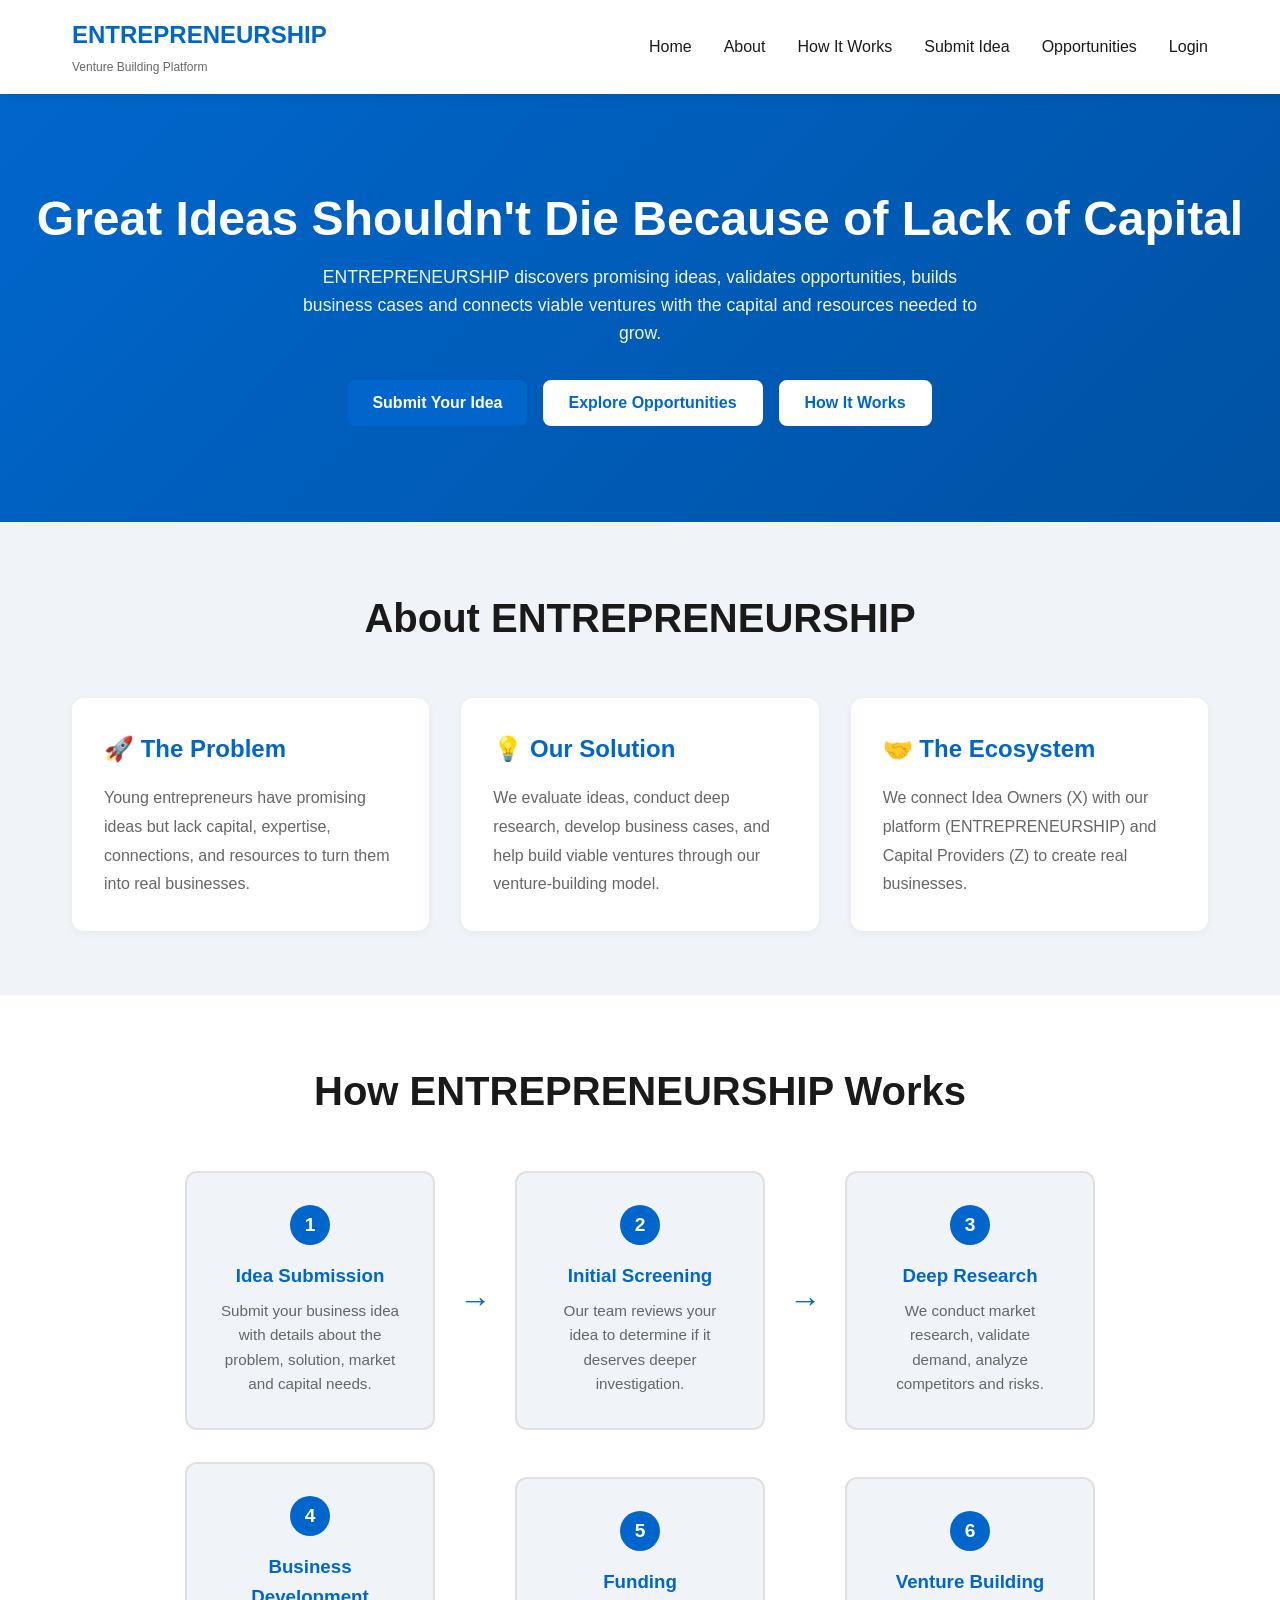
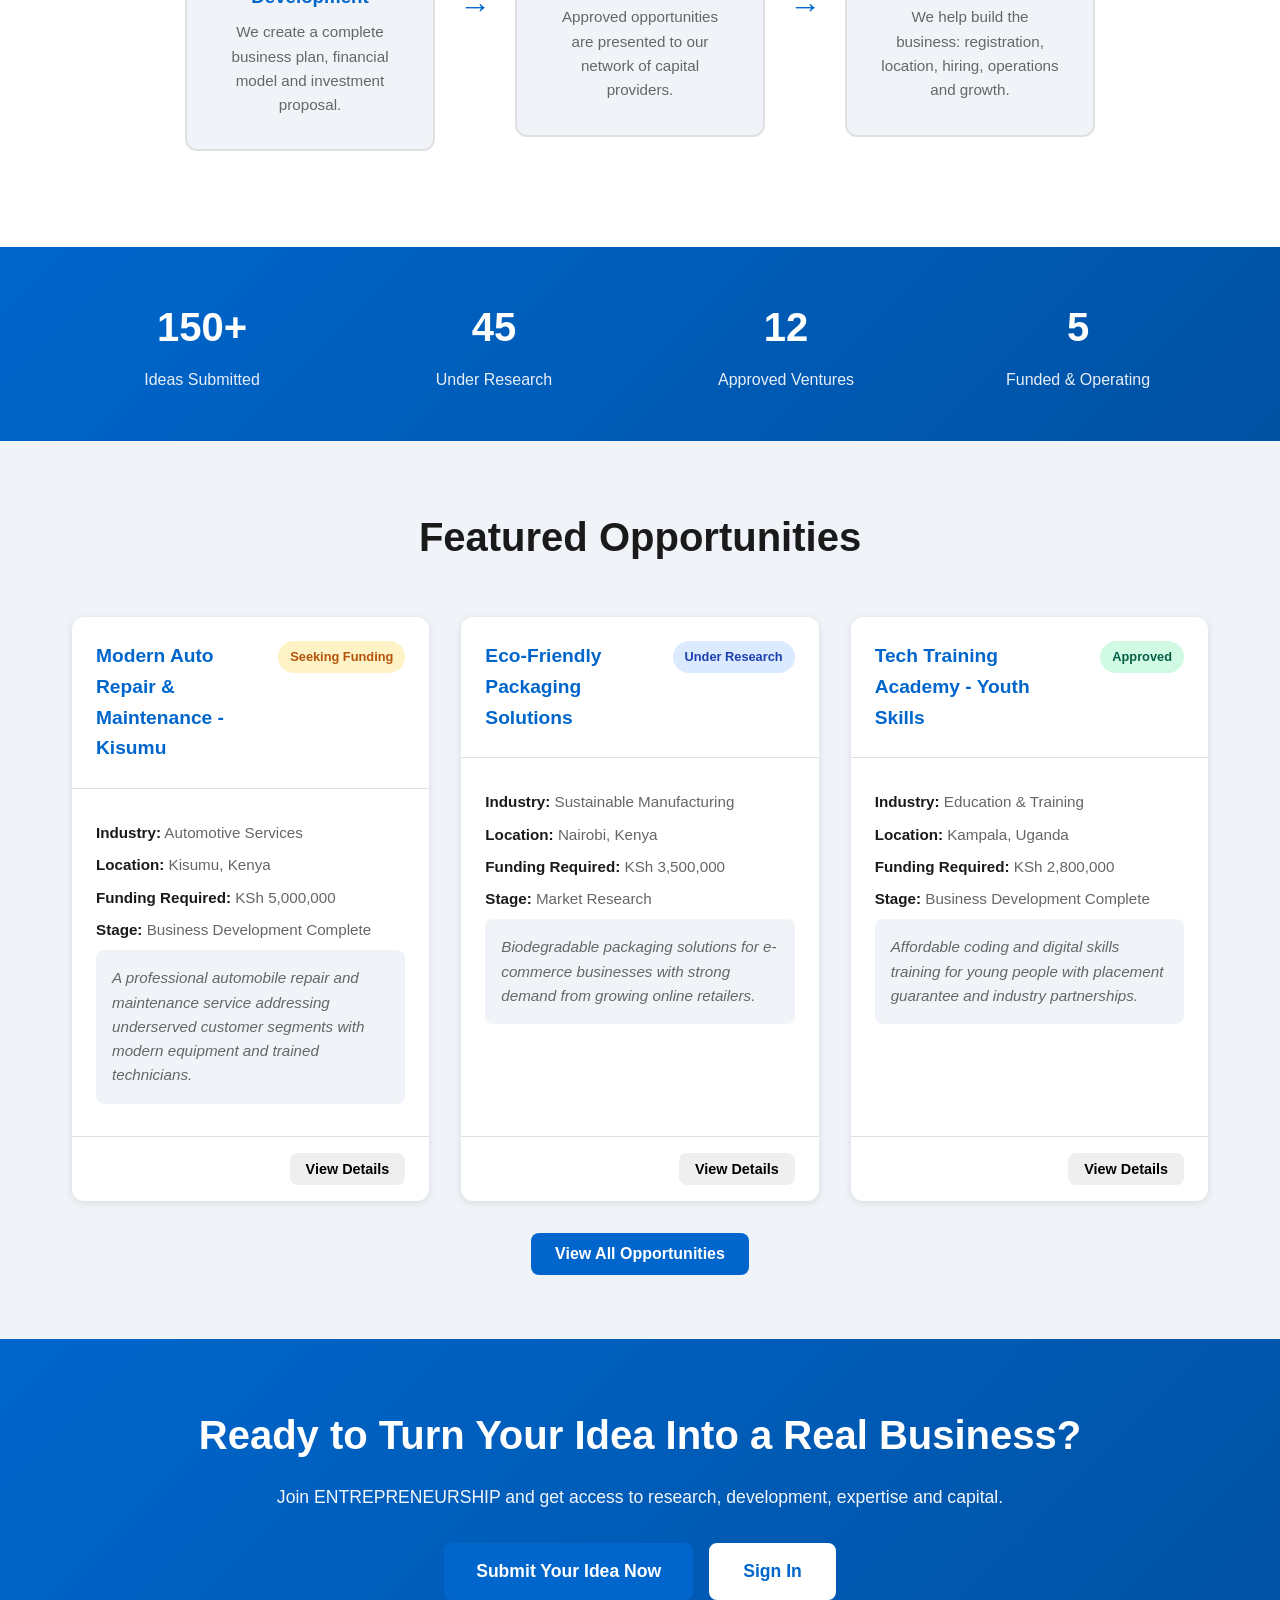
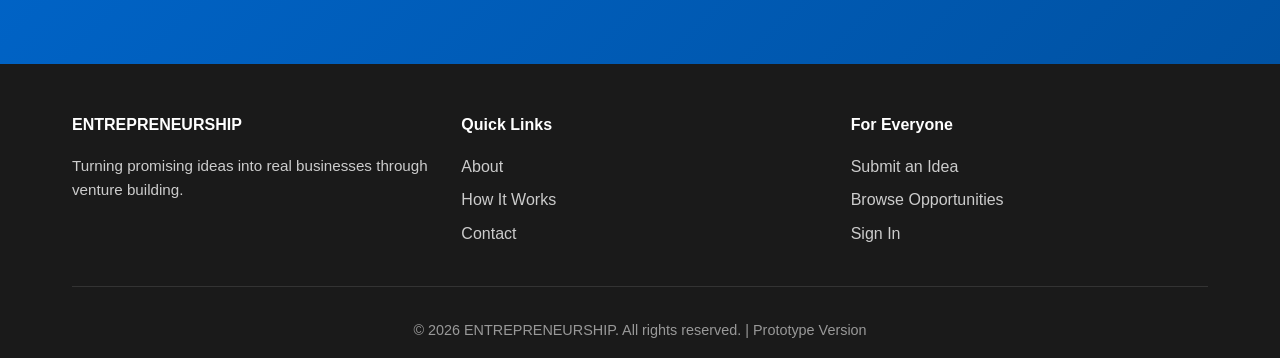
<file: index.html>
<!DOCTYPE html>
<html lang="en">
<head>
    <meta charset="UTF-8">
    <meta name="viewport" content="width=device-width, initial-scale=1.0">
    <title>ENTREPRENEURSHIP - Venture Building Platform</title>
    <link rel="stylesheet" href="styles.css">
</head>
<body>
    <!-- Navigation -->
    <nav class="navbar">
        <div class="nav-container">
            <div class="logo">
                <h1>ENTREPRENEURSHIP</h1>
                <p class="logo-subtitle">Venture Building Platform</p>
            </div>
            <ul class="nav-links">
                <li><a href="#home">Home</a></li>
                <li><a href="#about">About</a></li>
                <li><a href="#how-it-works">How It Works</a></li>
                <li><a href="#submit-idea">Submit Idea</a></li>
                <li><a href="#opportunities">Opportunities</a></li>
                <li><a href="#login">Login</a></li>
            </ul>
        </div>
    </nav>

    <!-- Hero Section -->
    <section id="home" class="hero">
        <div class="hero-content">
            <h2>Great Ideas Shouldn't Die Because of Lack of Capital</h2>
            <p>ENTREPRENEURSHIP discovers promising ideas, validates opportunities, builds business cases and connects viable ventures with the capital and resources needed to grow.</p>
            <div class="hero-buttons">
                <button class="btn btn-primary" onclick="scrollTo('submit-idea')">Submit Your Idea</button>
                <button class="btn btn-secondary" onclick="scrollTo('opportunities')">Explore Opportunities</button>
                <button class="btn btn-secondary" onclick="scrollTo('how-it-works')">How It Works</button>
            </div>
        </div>
    </section>

    <!-- About Section -->
    <section id="about" class="about">
        <div class="container">
            <h2>About ENTREPRENEURSHIP</h2>
            <div class="about-grid">
                <div class="about-card">
                    <h3>🚀 The Problem</h3>
                    <p>Young entrepreneurs have promising ideas but lack capital, expertise, connections, and resources to turn them into real businesses.</p>
                </div>
                <div class="about-card">
                    <h3>💡 Our Solution</h3>
                    <p>We evaluate ideas, conduct deep research, develop business cases, and help build viable ventures through our venture-building model.</p>
                </div>
                <div class="about-card">
                    <h3>🤝 The Ecosystem</h3>
                    <p>We connect Idea Owners (X) with our platform (ENTREPRENEURSHIP) and Capital Providers (Z) to create real businesses.</p>
                </div>
            </div>
        </div>
    </section>

    <!-- How It Works Section -->
    <section id="how-it-works" class="how-it-works">
        <div class="container">
            <h2>How ENTREPRENEURSHIP Works</h2>
            <div class="flow-diagram">
                <div class="flow-step">
                    <div class="step-number">1</div>
                    <h3>Idea Submission</h3>
                    <p>Submit your business idea with details about the problem, solution, market and capital needs.</p>
                </div>
                <div class="flow-arrow">→</div>
                <div class="flow-step">
                    <div class="step-number">2</div>
                    <h3>Initial Screening</h3>
                    <p>Our team reviews your idea to determine if it deserves deeper investigation.</p>
                </div>
                <div class="flow-arrow">→</div>
                <div class="flow-step">
                    <div class="step-number">3</div>
                    <h3>Deep Research</h3>
                    <p>We conduct market research, validate demand, analyze competitors and risks.</p>
                </div>
            </div>
            <div class="flow-diagram">
                <div class="flow-step">
                    <div class="step-number">4</div>
                    <h3>Business Development</h3>
                    <p>We create a complete business plan, financial model and investment proposal.</p>
                </div>
                <div class="flow-arrow">→</div>
                <div class="flow-step">
                    <div class="step-number">5</div>
                    <h3>Funding</h3>
                    <p>Approved opportunities are presented to our network of capital providers.</p>
                </div>
                <div class="flow-arrow">→</div>
                <div class="flow-step">
                    <div class="step-number">6</div>
                    <h3>Venture Building</h3>
                    <p>We help build the business: registration, location, hiring, operations and growth.</p>
                </div>
            </div>
        </div>
    </section>

    <!-- Quick Stats -->
    <section class="stats">
        <div class="container">
            <div class="stat-card">
                <h3>150+</h3>
                <p>Ideas Submitted</p>
            </div>
            <div class="stat-card">
                <h3>45</h3>
                <p>Under Research</p>
            </div>
            <div class="stat-card">
                <h3>12</h3>
                <p>Approved Ventures</p>
            </div>
            <div class="stat-card">
                <h3>5</h3>
                <p>Funded & Operating</p>
            </div>
        </div>
    </section>

    <!-- Opportunities Preview -->
    <section id="opportunities" class="opportunities">
        <div class="container">
            <h2>Featured Opportunities</h2>
            <div class="opportunities-grid">
                <!-- Sample Opportunity 1 -->
                <div class="opportunity-card">
                    <div class="opp-header">
                        <h3>Modern Auto Repair & Maintenance - Kisumu</h3>
                        <span class="status-badge status-funding">Seeking Funding</span>
                    </div>
                    <div class="opp-details">
                        <p><strong>Industry:</strong> Automotive Services</p>
                        <p><strong>Location:</strong> Kisumu, Kenya</p>
                        <p><strong>Funding Required:</strong> KSh 5,000,000</p>
                        <p><strong>Stage:</strong> Business Development Complete</p>
                        <p class="description">A professional automobile repair and maintenance service addressing underserved customer segments with modern equipment and trained technicians.</p>
                    </div>
                    <div class="opp-footer">
                        <button class="btn btn-small" onclick="viewOpportunity(1)">View Details</button>
                    </div>
                </div>

                <!-- Sample Opportunity 2 -->
                <div class="opportunity-card">
                    <div class="opp-header">
                        <h3>Eco-Friendly Packaging Solutions</h3>
                        <span class="status-badge status-research">Under Research</span>
                    </div>
                    <div class="opp-details">
                        <p><strong>Industry:</strong> Sustainable Manufacturing</p>
                        <p><strong>Location:</strong> Nairobi, Kenya</p>
                        <p><strong>Funding Required:</strong> KSh 3,500,000</p>
                        <p><strong>Stage:</strong> Market Research</p>
                        <p class="description">Biodegradable packaging solutions for e-commerce businesses with strong demand from growing online retailers.</p>
                    </div>
                    <div class="opp-footer">
                        <button class="btn btn-small" onclick="viewOpportunity(2)">View Details</button>
                    </div>
                </div>

                <!-- Sample Opportunity 3 -->
                <div class="opportunity-card">
                    <div class="opp-header">
                        <h3>Tech Training Academy - Youth Skills</h3>
                        <span class="status-badge status-approved">Approved</span>
                    </div>
                    <div class="opp-details">
                        <p><strong>Industry:</strong> Education & Training</p>
                        <p><strong>Location:</strong> Kampala, Uganda</p>
                        <p><strong>Funding Required:</strong> KSh 2,800,000</p>
                        <p><strong>Stage:</strong> Business Development Complete</p>
                        <p class="description">Affordable coding and digital skills training for young people with placement guarantee and industry partnerships.</p>
                    </div>
                    <div class="opp-footer">
                        <button class="btn btn-small" onclick="viewOpportunity(3)">View Details</button>
                    </div>
                </div>
            </div>
            <div class="view-all-button">
                <button class="btn btn-primary" onclick="window.location.href='opportunities.html'">View All Opportunities</button>
            </div>
        </div>
    </section>

    <!-- Call to Action -->
    <section id="submit-idea" class="cta">
        <div class="container">
            <h2>Ready to Turn Your Idea Into a Real Business?</h2>
            <p>Join ENTREPRENEURSHIP and get access to research, development, expertise and capital.</p>
            <div class="cta-buttons">
                <button class="btn btn-primary btn-large" onclick="window.location.href='submit-idea.html'">Submit Your Idea Now</button>
                <button class="btn btn-secondary btn-large" onclick="window.location.href='login.html'">Sign In</button>
            </div>
        </div>
    </section>

    <!-- Footer -->
    <footer class="footer">
        <div class="container">
            <div class="footer-content">
                <div class="footer-section">
                    <h4>ENTREPRENEURSHIP</h4>
                    <p>Turning promising ideas into real businesses through venture building.</p>
                </div>
                <div class="footer-section">
                    <h4>Quick Links</h4>
                    <ul>
                        <li><a href="#about">About</a></li>
                        <li><a href="#how-it-works">How It Works</a></li>
                        <li><a href="contact.html">Contact</a></li>
                    </ul>
                </div>
                <div class="footer-section">
                    <h4>For Everyone</h4>
                    <ul>
                        <li><a href="submit-idea.html">Submit an Idea</a></li>
                        <li><a href="opportunities.html">Browse Opportunities</a></li>
                        <li><a href="login.html">Sign In</a></li>
                    </ul>
                </div>
            </div>
            <div class="footer-bottom">
                <p>&copy; 2026 ENTREPRENEURSHIP. All rights reserved. | Prototype Version</p>
            </div>
        </div>
    </footer>

    <script src="script.js"></script>
</body>
</html>
</file>
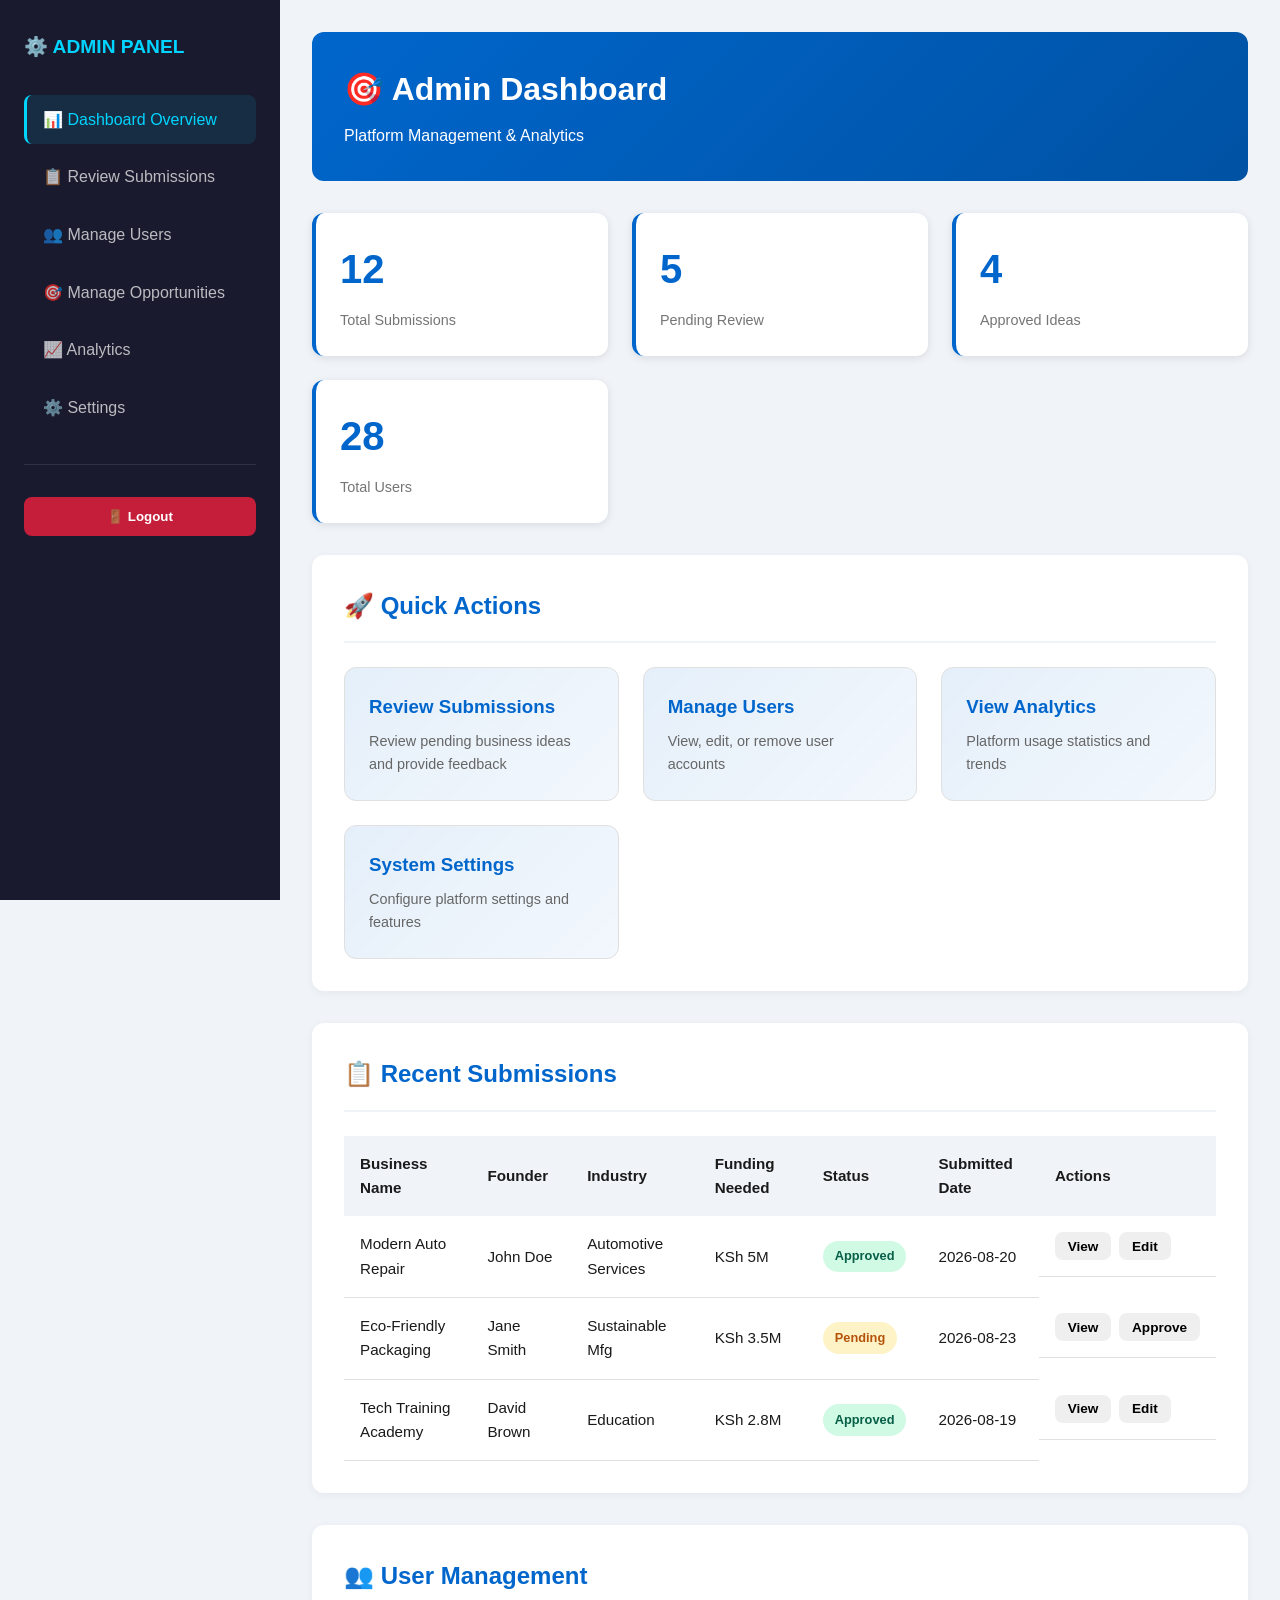
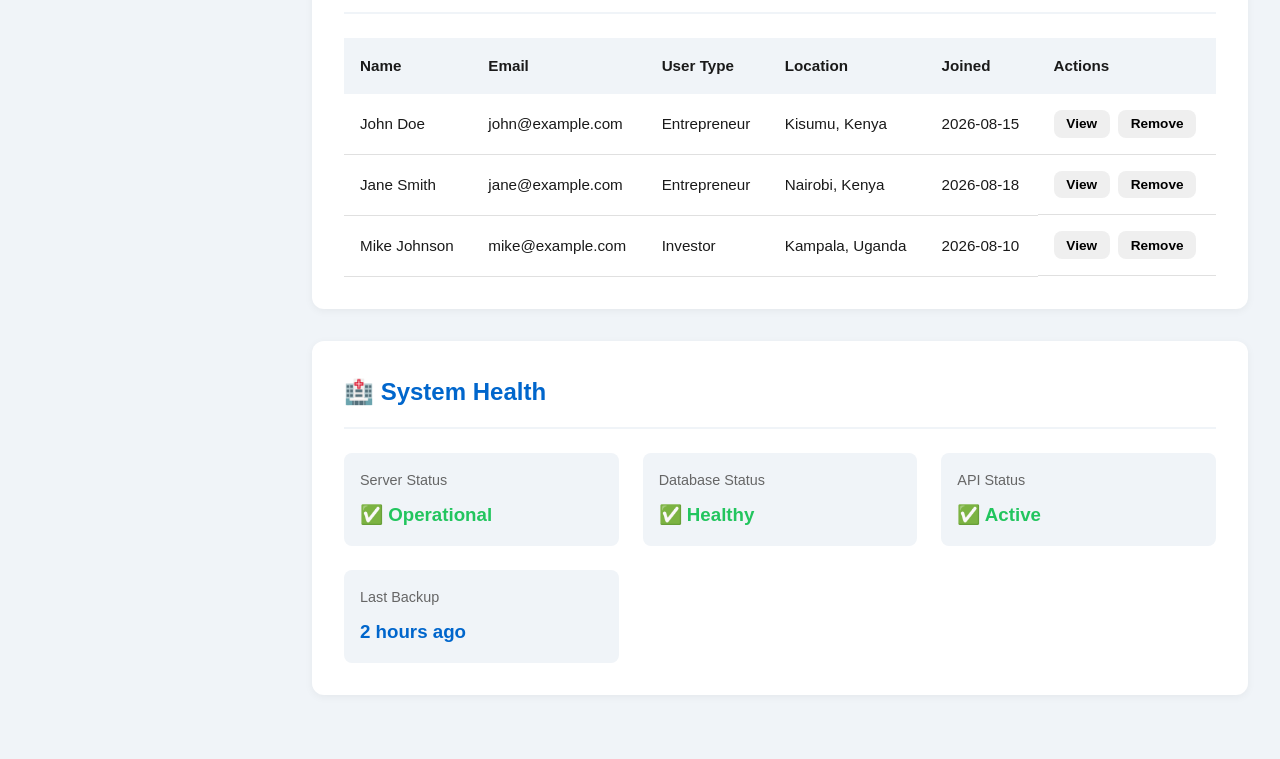
<file: admin-dashboard.html>
<!DOCTYPE html>
<html lang="en">
<head>
    <meta charset="UTF-8">
    <meta name="viewport" content="width=device-width, initial-scale=1.0">
    <title>Admin Dashboard - ENTREPRENEURSHIP</title>
    <link rel="stylesheet" href="styles.css">
    <style>
        .admin-container {
            display: grid;
            grid-template-columns: 280px 1fr;
            min-height: 100vh;
            background-color: var(--secondary-color);
        }
        .admin-sidebar {
            background-color: #1a1a2e;
            color: white;
            padding: 2rem 1.5rem;
            position: sticky;
            top: 0;
            height: 100vh;
            overflow-y: auto;
        }
        .admin-sidebar h3 {
            margin-bottom: 2rem;
            font-size: 1.2rem;
            color: #00d4ff;
        }
        .admin-menu {
            list-style: none;
        }
        .admin-menu li {
            margin-bottom: 0.5rem;
        }
        .admin-menu a {
            display: block;
            padding: 0.75rem 1rem;
            color: rgba(255, 255, 255, 0.7);
            border-radius: 0.5rem;
            transition: all 0.3s;
            border-left: 3px solid transparent;
        }
        .admin-menu a:hover,
        .admin-menu a.active {
            background-color: rgba(0, 212, 255, 0.1);
            color: #00d4ff;
            border-left-color: #00d4ff;
        }
        .admin-content {
            padding: 2rem;
        }
        .admin-header {
            background: linear-gradient(135deg, #0066cc 0%, #0052a3 100%);
            color: white;
            padding: 2rem;
            border-radius: 0.75rem;
            margin-bottom: 2rem;
        }
        .admin-header h1 {
            margin-bottom: 0.5rem;
            font-size: 2rem;
        }
        .admin-stats {
            display: grid;
            grid-template-columns: repeat(auto-fit, minmax(220px, 1fr));
            gap: 1.5rem;
            margin-bottom: 2rem;
        }
        .stat-card {
            background-color: white;
            padding: 1.5rem;
            border-radius: 0.75rem;
            box-shadow: 0 2px 8px rgba(0, 0, 0, 0.1);
            border-left: 4px solid var(--primary-color);
        }
        .stat-card h3 {
            font-size: 2.5rem;
            color: var(--primary-color);
            margin-bottom: 0.5rem;
        }
        .stat-card p {
            color: var(--text-light);
            font-size: 0.9rem;
        }
        .admin-section {
            background-color: white;
            padding: 2rem;
            border-radius: 0.75rem;
            margin-bottom: 2rem;
            box-shadow: 0 2px 8px rgba(0, 0, 0, 0.05);
        }
        .admin-section h2 {
            color: var(--primary-color);
            margin-bottom: 1.5rem;
            padding-bottom: 1rem;
            border-bottom: 2px solid var(--secondary-color);
        }
        .table-responsive {
            overflow-x: auto;
        }
        table {
            width: 100%;
            border-collapse: collapse;
            font-size: 0.95rem;
        }
        table thead {
            background-color: var(--secondary-color);
        }
        table th {
            padding: 1rem;
            text-align: left;
            font-weight: 600;
            color: var(--text-dark);
        }
        table td {
            padding: 1rem;
            border-bottom: 1px solid var(--border-color);
        }
        table tr:hover {
            background-color: rgba(0, 102, 204, 0.02);
        }
        .action-buttons {
            display: flex;
            gap: 0.5rem;
        }
        .action-buttons button {
            padding: 0.4rem 0.8rem;
            font-size: 0.85rem;
        }
        .status-badge {
            padding: 0.35rem 0.75rem;
            border-radius: 9999px;
            font-size: 0.8rem;
            font-weight: 600;
            display: inline-block;
        }
        .status-pending {
            background-color: #fef3c7;
            color: #b45309;
        }
        .status-approved {
            background-color: #d1fae5;
            color: #065f46;
        }
        .status-rejected {
            background-color: #fee2e2;
            color: #991b1b;
        }
        .quick-actions {
            display: grid;
            grid-template-columns: repeat(auto-fit, minmax(250px, 1fr));
            gap: 1.5rem;
        }
        .action-card {
            background: linear-gradient(135deg, rgba(0, 102, 204, 0.1) 0%, rgba(0, 102, 204, 0.05) 100%);
            padding: 1.5rem;
            border-radius: 0.75rem;
            border: 1px solid var(--border-color);
            cursor: pointer;
            transition: all 0.3s;
        }
        .action-card:hover {
            background: linear-gradient(135deg, rgba(0, 102, 204, 0.2) 0%, rgba(0, 102, 204, 0.1) 100%);
            transform: translateY(-2px);
            box-shadow: 0 4px 12px rgba(0, 102, 204, 0.2);
        }
        .action-card h3 {
            color: var(--primary-color);
            margin-bottom: 0.5rem;
        }
        .action-card p {
            color: var(--text-light);
            font-size: 0.9rem;
        }
        .sidebar-logout {
            margin-top: 2rem;
            padding-top: 2rem;
            border-top: 1px solid rgba(255, 255, 255, 0.1);
        }
        .sidebar-logout button {
            width: 100%;
            padding: 0.75rem;
            background-color: #c41e3a;
            color: white;
            border-radius: 0.5rem;
            cursor: pointer;
            transition: background-color 0.3s;
            font-weight: 600;
        }
        .sidebar-logout button:hover {
            background-color: #a01830;
        }
        @media (max-width: 768px) {
            .admin-container {
                grid-template-columns: 1fr;
            }
            .admin-sidebar {
                position: relative;
                height: auto;
            }
        }
    </style>
</head>
<body>
    <div class="admin-container">
        <!-- Admin Sidebar -->
        <aside class="admin-sidebar">
            <h3>⚙️ ADMIN PANEL</h3>
            <ul class="admin-menu">
                <li><a href="#overview" class="active">📊 Dashboard Overview</a></li>
                <li><a href="#submissions">📋 Review Submissions</a></li>
                <li><a href="#users">👥 Manage Users</a></li>
                <li><a href="#opportunities">🎯 Manage Opportunities</a></li>
                <li><a href="#analytics">📈 Analytics</a></li>
                <li><a href="#settings">⚙️ Settings</a></li>
            </ul>
            <div class="sidebar-logout">
                <button onclick="logout()">🚪 Logout</button>
            </div>
        </aside>

        <!-- Admin Content -->
        <main class="admin-content">
            <!-- Header -->
            <div class="admin-header">
                <h1>🎯 Admin Dashboard</h1>
                <p>Platform Management & Analytics</p>
            </div>

            <!-- Quick Stats -->
            <div class="admin-stats">
                <div class="stat-card">
                    <h3 id="total-submissions">12</h3>
                    <p>Total Submissions</p>
                </div>
                <div class="stat-card">
                    <h3 id="pending-review">5</h3>
                    <p>Pending Review</p>
                </div>
                <div class="stat-card">
                    <h3 id="approved-count">4</h3>
                    <p>Approved Ideas</p>
                </div>
                <div class="stat-card">
                    <h3 id="total-users">28</h3>
                    <p>Total Users</p>
                </div>
            </div>

            <!-- Quick Actions -->
            <div class="admin-section">
                <h2>🚀 Quick Actions</h2>
                <div class="quick-actions">
                    <div class="action-card" onclick="reviewSubmissions()">
                        <h3>Review Submissions</h3>
                        <p>Review pending business ideas and provide feedback</p>
                    </div>
                    <div class="action-card" onclick="manageUsers()">
                        <h3>Manage Users</h3>
                        <p>View, edit, or remove user accounts</p>
                    </div>
                    <div class="action-card" onclick="viewAnalytics()">
                        <h3>View Analytics</h3>
                        <p>Platform usage statistics and trends</p>
                    </div>
                    <div class="action-card" onclick="manageSettings()">
                        <h3>System Settings</h3>
                        <p>Configure platform settings and features</p>
                    </div>
                </div>
            </div>

            <!-- Recent Submissions -->
            <div class="admin-section">
                <h2>📋 Recent Submissions</h2>
                <div class="table-responsive">
                    <table>
                        <thead>
                            <tr>
                                <th>Business Name</th>
                                <th>Founder</th>
                                <th>Industry</th>
                                <th>Funding Needed</th>
                                <th>Status</th>
                                <th>Submitted Date</th>
                                <th>Actions</th>
                            </tr>
                        </thead>
                        <tbody id="submissions-table">
                            <tr>
                                <td>Modern Auto Repair</td>
                                <td>John Doe</td>
                                <td>Automotive Services</td>
                                <td>KSh 5M</td>
                                <td><span class="status-badge status-approved">Approved</span></td>
                                <td>2026-08-20</td>
                                <td class="action-buttons">
                                    <button class="btn btn-small">View</button>
                                    <button class="btn btn-small">Edit</button>
                                </td>
                            </tr>
                            <tr>
                                <td>Eco-Friendly Packaging</td>
                                <td>Jane Smith</td>
                                <td>Sustainable Mfg</td>
                                <td>KSh 3.5M</td>
                                <td><span class="status-badge status-pending">Pending</span></td>
                                <td>2026-08-23</td>
                                <td class="action-buttons">
                                    <button class="btn btn-small">View</button>
                                    <button class="btn btn-small">Approve</button>
                                </td>
                            </tr>
                            <tr>
                                <td>Tech Training Academy</td>
                                <td>David Brown</td>
                                <td>Education</td>
                                <td>KSh 2.8M</td>
                                <td><span class="status-badge status-approved">Approved</span></td>
                                <td>2026-08-19</td>
                                <td class="action-buttons">
                                    <button class="btn btn-small">View</button>
                                    <button class="btn btn-small">Edit</button>
                                </td>
                            </tr>
                        </tbody>
                    </table>
                </div>
            </div>

            <!-- User Management -->
            <div class="admin-section">
                <h2>👥 User Management</h2>
                <div class="table-responsive">
                    <table>
                        <thead>
                            <tr>
                                <th>Name</th>
                                <th>Email</th>
                                <th>User Type</th>
                                <th>Location</th>
                                <th>Joined</th>
                                <th>Actions</th>
                            </tr>
                        </thead>
                        <tbody>
                            <tr>
                                <td>John Doe</td>
                                <td>john@example.com</td>
                                <td>Entrepreneur</td>
                                <td>Kisumu, Kenya</td>
                                <td>2026-08-15</td>
                                <td class="action-buttons">
                                    <button class="btn btn-small">View</button>
                                    <button class="btn btn-small">Remove</button>
                                </td>
                            </tr>
                            <tr>
                                <td>Jane Smith</td>
                                <td>jane@example.com</td>
                                <td>Entrepreneur</td>
                                <td>Nairobi, Kenya</td>
                                <td>2026-08-18</td>
                                <td class="action-buttons">
                                    <button class="btn btn-small">View</button>
                                    <button class="btn btn-small">Remove</button>
                                </td>
                            </tr>
                            <tr>
                                <td>Mike Johnson</td>
                                <td>mike@example.com</td>
                                <td>Investor</td>
                                <td>Kampala, Uganda</td>
                                <td>2026-08-10</td>
                                <td class="action-buttons">
                                    <button class="btn btn-small">View</button>
                                    <button class="btn btn-small">Remove</button>
                                </td>
                            </tr>
                        </tbody>
                    </table>
                </div>
            </div>

            <!-- System Health -->
            <div class="admin-section">
                <h2>🏥 System Health</h2>
                <div style="display: grid; grid-template-columns: repeat(auto-fit, minmax(250px, 1fr)); gap: 1.5rem;">
                    <div style="padding: 1rem; background-color: var(--secondary-color); border-radius: 0.5rem;">
                        <p style="margin: 0; color: var(--text-light); font-size: 0.9rem;">Server Status</p>
                        <h3 style="margin: 0.5rem 0 0; color: #22c55e;">✅ Operational</h3>
                    </div>
                    <div style="padding: 1rem; background-color: var(--secondary-color); border-radius: 0.5rem;">
                        <p style="margin: 0; color: var(--text-light); font-size: 0.9rem;">Database Status</p>
                        <h3 style="margin: 0.5rem 0 0; color: #22c55e;">✅ Healthy</h3>
                    </div>
                    <div style="padding: 1rem; background-color: var(--secondary-color); border-radius: 0.5rem;">
                        <p style="margin: 0; color: var(--text-light); font-size: 0.9rem;">API Status</p>
                        <h3 style="margin: 0.5rem 0 0; color: #22c55e;">✅ Active</h3>
                    </div>
                    <div style="padding: 1rem; background-color: var(--secondary-color); border-radius: 0.5rem;">
                        <p style="margin: 0; color: var(--text-light); font-size: 0.9rem;">Last Backup</p>
                        <h3 style="margin: 0.5rem 0 0; color: var(--primary-color);">2 hours ago</h3>
                    </div>
                </div>
            </div>
        </main>
    </div>

    <script src="script.js"></script>
    <script>
        function reviewSubmissions() {
            alert('Navigate to submission review panel...');
        }
        
        function manageUsers() {
            alert('Navigate to user management...');
        }
        
        function viewAnalytics() {
            alert('Navigate to analytics dashboard...');
        }
        
        function manageSettings() {
            alert('Navigate to system settings...');
        }

        document.addEventListener('DOMContentLoaded', function() {
            const user = JSON.parse(localStorage.getItem('currentUser'));
            if (!user || user.userType !== 'admin') {
                // Allow demo access to admin dashboard
                console.log('Admin access granted for demo');
            }
        });
    </script>
</body>
</html>
</file>
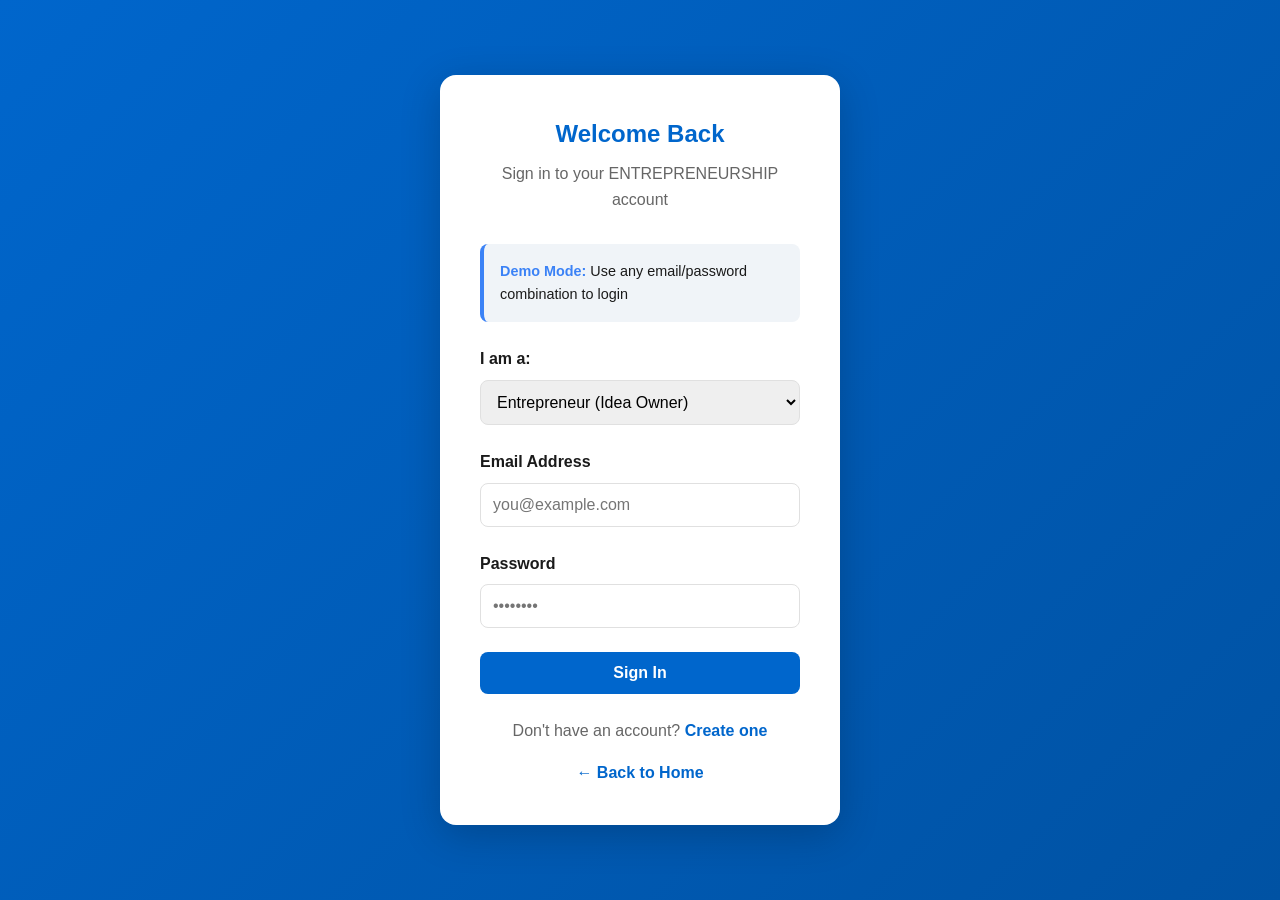
<file: entrepreneur-dashboard.html>
<!DOCTYPE html>
<html lang="en">
<head>
    <meta charset="UTF-8">
    <meta name="viewport" content="width=device-width, initial-scale=1.0">
    <title>Entrepreneur Dashboard - ENTREPRENEURSHIP</title>
    <link rel="stylesheet" href="styles.css">
    <style>
        .dashboard-container {
            display: grid;
            grid-template-columns: 250px 1fr;
            min-height: 100vh;
            background-color: var(--secondary-color);
        }
        .dashboard-sidebar {
            background-color: var(--primary-color);
            color: white;
            padding: 2rem 1.5rem;
            position: sticky;
            top: 0;
            height: 100vh;
            overflow-y: auto;
        }
        .dashboard-sidebar h3 {
            margin-bottom: 2rem;
            font-size: 1.1rem;
        }
        .sidebar-menu {
            list-style: none;
        }
        .sidebar-menu li {
            margin-bottom: 0.5rem;
        }
        .sidebar-menu a {
            display: block;
            padding: 0.75rem 1rem;
            color: rgba(255, 255, 255, 0.8);
            border-radius: 0.5rem;
            transition: all 0.3s;
        }
        .sidebar-menu a:hover,
        .sidebar-menu a.active {
            background-color: rgba(255, 255, 255, 0.1);
            color: white;
        }
        .sidebar-logout {
            margin-top: 2rem;
            padding-top: 2rem;
            border-top: 1px solid rgba(255, 255, 255, 0.2);
        }
        .sidebar-logout button {
            width: 100%;
            padding: 0.75rem;
            background-color: rgba(255, 255, 255, 0.2);
            color: white;
            border-radius: 0.5rem;
            cursor: pointer;
            transition: background-color 0.3s;
        }
        .sidebar-logout button:hover {
            background-color: rgba(255, 255, 255, 0.3);
        }
        .dashboard-content {
            padding: 2rem;
        }
        .dashboard-header {
            background-color: white;
            padding: 2rem;
            border-radius: 0.75rem;
            margin-bottom: 2rem;
            box-shadow: 0 2px 8px rgba(0, 0, 0, 0.05);
        }
        .dashboard-header h1 {
            color: var(--primary-color);
            margin-bottom: 0.5rem;
        }
        .dashboard-header p {
            color: var(--text-light);
        }
        .dashboard-stats {
            display: grid;
            grid-template-columns: repeat(auto-fit, minmax(200px, 1fr));
            gap: 1.5rem;
            margin-bottom: 2rem;
        }
        .stat-box {
            background-color: white;
            padding: 1.5rem;
            border-radius: 0.75rem;
            box-shadow: 0 2px 8px rgba(0, 0, 0, 0.05);
            text-align: center;
        }
        .stat-box h3 {
            font-size: 2rem;
            color: var(--primary-color);
            margin-bottom: 0.5rem;
        }
        .stat-box p {
            color: var(--text-light);
            font-size: 0.9rem;
        }
        .section-title {
            font-size: 1.5rem;
            color: var(--text-dark);
            margin-bottom: 1.5rem;
            margin-top: 2rem;
        }
        .submissions-grid {
            display: grid;
            grid-template-columns: repeat(auto-fill, minmax(350px, 1fr));
            gap: 1.5rem;
        }
        .submission-card {
            background-color: white;
            border-radius: 0.75rem;
            overflow: hidden;
            box-shadow: 0 2px 8px rgba(0, 0, 0, 0.05);
            transition: all 0.3s;
        }
        .submission-card:hover {
            box-shadow: 0 4px 16px rgba(0, 0, 0, 0.1);
            transform: translateY(-2px);
        }
        .submission-header {
            padding: 1.5rem;
            border-bottom: 1px solid var(--border-color);
            display: flex;
            justify-content: space-between;
            align-items: flex-start;
            gap: 1rem;
        }
        .submission-header h3 {
            color: var(--primary-color);
            font-size: 1.1rem;
            margin-bottom: 0.25rem;
        }
        .submission-header p {
            font-size: 0.85rem;
            color: var(--text-light);
        }
        .submission-details {
            padding: 1.5rem;
            font-size: 0.95rem;
        }
        .submission-details p {
            margin: 0.75rem 0;
            color: var(--text-light);
        }
        .submission-details strong {
            color: var(--text-dark);
        }
        .submission-footer {
            padding: 1rem 1.5rem;
            border-top: 1px solid var(--border-color);
            display: flex;
            gap: 0.75rem;
        }
        .submission-footer button {
            flex: 1;
            padding: 0.5rem;
            font-size: 0.9rem;
        }
        .empty-state {
            background-color: white;
            padding: 3rem 2rem;
            border-radius: 0.75rem;
            text-align: center;
            color: var(--text-light);
        }
        .empty-state h3 {
            color: var(--text-dark);
            margin-bottom: 1rem;
        }
        .empty-state .btn {
            margin-top: 1rem;
        }
        .status-badge {
            padding: 0.35rem 0.75rem;
            border-radius: 9999px;
            font-size: 0.8rem;
            font-weight: 600;
            white-space: nowrap;
        }
        .status-under-review {
            background-color: #dbeafe;
            color: #1e40af;
        }
        .status-selected-for-research {
            background-color: #fef3c7;
            color: #b45309;
        }
        .status-approved {
            background-color: #d1fae5;
            color: #065f46;
        }
        .status-rejected {
            background-color: #fee2e2;
            color: #991b1b;
        }
        @media (max-width: 768px) {
            .dashboard-container {
                grid-template-columns: 1fr;
            }
            .dashboard-sidebar {
                position: relative;
                height: auto;
            }
            .submissions-grid {
                grid-template-columns: 1fr;
            }
        }
    </style>
</head>
<body>
    <div class="dashboard-container">
        <!-- Sidebar -->
        <aside class="dashboard-sidebar">
            <h3>🚀 Entrepreneur</h3>
            <ul class="sidebar-menu">
                <li><a href="#dashboard" class="active">📊 Dashboard</a></li>
                <li><a href="#submissions">📋 My Submissions</a></li>
                <li><a href="#profile">👤 Profile</a></li>
                <li><a href="#messages">💬 Messages</a></li>
                <li><a href="submit-idea.html">✨ Submit New Idea</a></li>
            </ul>
            <div class="sidebar-logout">
                <button onclick="logout()">🚪 Logout</button>
            </div>
        </aside>

        <!-- Main Content -->
        <main class="dashboard-content">
            <!-- Header -->
            <div class="dashboard-header">
                <h1>Welcome, <span id="user-name">Entrepreneur</span>!</h1>
                <p id="user-email">your@email.com</p>
            </div>

            <!-- Quick Stats -->
            <div class="dashboard-stats">
                <div class="stat-box">
                    <h3 id="total-ideas">0</h3>
                    <p>Total Ideas Submitted</p>
                </div>
                <div class="stat-box">
                    <h3 id="under-review-count">0</h3>
                    <p>Under Review</p>
                </div>
                <div class="stat-box">
                    <h3 id="approved-count">0</h3>
                    <p>Approved for Research</p>
                </div>
                <div class="stat-box">
                    <h3>25-35%</h3>
                    <p>Expected ROI (Approved)</p>
                </div>
            </div>

            <!-- My Submissions Section -->
            <section id="submissions">
                <h2 class="section-title">📋 My Idea Submissions</h2>
                <div id="submissions-container" class="submissions-grid">
                    <!-- Submissions will be loaded here -->
                </div>
            </section>

            <!-- Next Steps Section -->
            <section>
                <h2 class="section-title">📈 Next Steps</h2>
                <div class="submission-card">
                    <div class="submission-header">
                        <div>
                            <h3>How Our Process Works</h3>
                            <p>Timeline for your idea</p>
                        </div>
                    </div>
                    <div class="submission-details">
                        <p><strong>Stage 1: Initial Screening</strong><br>Our team reviews your submission (5-7 days)</p>
                        <p><strong>Stage 2: Deep Research</strong><br>We conduct market validation and due diligence (2-4 weeks)</p>
                        <p><strong>Stage 3: Business Development</strong><br>We create a complete business plan and financial model (3-4 weeks)</p>
                        <p><strong>Stage 4: Funding</strong><br>Approved opportunities are presented to our investor network (2-6 weeks)</p>
                        <p><strong>Stage 5: Venture Building</strong><br>We help register and launch your business</p>
                    </div>
                </div>
            </section>

            <!-- Resources Section -->
            <section>
                <h2 class="section-title">📚 Resources for You</h2>
                <div style="display: grid; grid-template-columns: repeat(auto-fit, minmax(250px, 1fr)); gap: 1.5rem;">
                    <div class="submission-card">
                        <div class="submission-header">
                            <div>
                                <h3>Business Plan Template</h3>
                            </div>
                        </div>
                        <div class="submission-details">
                            <p>Download our template to draft your business plan before submission.</p>
                            <button class="btn btn-small" style="width: 100%; margin-top: 1rem;">Download</button>
                        </div>
                    </div>
                    <div class="submission-card">
                        <div class="submission-header">
                            <div>
                                <h3>Financial Modeling Guide</h3>
                            </div>
                        </div>
                        <div class="submission-details">
                            <p>Learn how to create financial projections for your business.</p>
                            <button class="btn btn-small" style="width: 100%; margin-top: 1rem;">Learn More</button>
                        </div>
                    </div>
                    <div class="submission-card">
                        <div class="submission-header">
                            <div>
                                <h3>Market Research Guide</h3>
                            </div>
                        </div>
                        <div class="submission-details">
                            <p>Step-by-step guide to validate your business idea in the market.</p>
                            <button class="btn btn-small" style="width: 100%; margin-top: 1rem;">Read Guide</button>
                        </div>
                    </div>
                </div>
            </section>

            <!-- FAQ Section -->
            <section>
                <h2 class="section-title">❓ Frequently Asked Questions</h2>
                <div class="submission-card">
                    <div class="submission-details">
                        <p><strong>Q: How long does the review process take?</strong><br>
                        A: Initial screening takes 5-7 days. If selected for research, the full process takes 2-3 months.</p>
                        
                        <p style="margin-top: 1rem;"><strong>Q: What if my idea is rejected?</strong><br>
                        A: We provide feedback on why your idea wasn't selected and encourage reapplication with improvements.</p>
                        
                        <p style="margin-top: 1rem;"><strong>Q: Can I submit multiple ideas?</strong><br>
                        A: Yes! You can submit as many ideas as you'd like. Each will be evaluated independently.</p>
                        
                        <p style="margin-top: 1rem;"><strong>Q: What happens when I'm approved for funding?</strong><br>
                        A: We present your opportunity to our investor network and facilitate introductions.</p>
                    </div>
                </div>
            </section>
        </main>
    </div>

    <script src="script.js"></script>
    <script>
        function loadEntrepreneurDashboard() {
            const user = JSON.parse(localStorage.getItem('currentUser'));
            if (!user || user.userType !== 'entrepreneur') {
                window.location.href = 'login.html';
                return;
            }
            
            const userName = user.firstName || user.email.split('@')[0];
            document.getElementById('user-name').textContent = userName;
            document.getElementById('user-email').textContent = user.email;
            
            // Load submissions
            const submissions = JSON.parse(localStorage.getItem('ideaSubmissions')) || [];
            
            // Update stats
            document.getElementById('total-ideas').textContent = submissions.length;
            document.getElementById('under-review-count').textContent = submissions.filter(s => s.status === 'Under Review').length;
            document.getElementById('approved-count').textContent = submissions.filter(s => s.status === 'Selected for Research').length;
            
            // Display submissions
            const submissionsHtml = submissions.length > 0 ? 
                submissions.map(sub => `
                    <div class="submission-card">
                        <div class="submission-header">
                            <div>
                                <h3>${sub.businessName}</h3>
                                <p>${sub.industry}</p>
                            </div>
                            <span class="status-badge status-${sub.status.toLowerCase().replace(/\s+/g, '-')}">${sub.status}</span>
                        </div>
                        <div class="submission-details">
                            <p><strong>Location:</strong> ${sub.location}</p>
                            <p><strong>Funding Needed:</strong> ${sub.fundingRequired}</p>
                            <p><strong>Submitted:</strong> ${sub.submittedDate}</p>
                            <p style="margin-top: 1rem; font-style: italic; color: var(--text-dark);">${sub.problem}</p>
                        </div>
                        <div class="submission-footer">
                            <button class="btn btn-small" onclick="viewSubmissionDetail(${submissions.indexOf(sub)})">View Details</button>
                            <button class="btn btn-small" onclick="editSubmission(${submissions.indexOf(sub)})">Edit</button>
                        </div>
                    </div>
                `).join('') :
                `<div class="empty-state">
                    <h3>No ideas submitted yet</h3>
                    <p>Start by submitting your first business idea. Our team will review it and help turn it into reality.</p>
                    <a href="submit-idea.html" class="btn btn-primary">Submit Your First Idea</a>
                </div>`;
            
            document.getElementById('submissions-container').innerHTML = submissionsHtml;
        }

        function viewSubmissionDetail(index) {
            const submissions = JSON.parse(localStorage.getItem('ideaSubmissions')) || [];
            const submission = submissions[index];
            alert(`📋 Submission Details\n\nBusiness: ${submission.businessName}\nIndustry: ${submission.industry}\nLocation: ${submission.location}\nFunding Needed: ${submission.fundingRequired}\nStatus: ${submission.status}\n\nSubmitted: ${submission.submittedDate}`);
        }

        function editSubmission(index) {
            alert('Edit functionality coming soon. Please contact our team for modifications to existing submissions.');
        }

        // Load dashboard on page load
        document.addEventListener('DOMContentLoaded', function() {
            loadEntrepreneurDashboard();
        });
    </script>
</body>
</html>
</file>
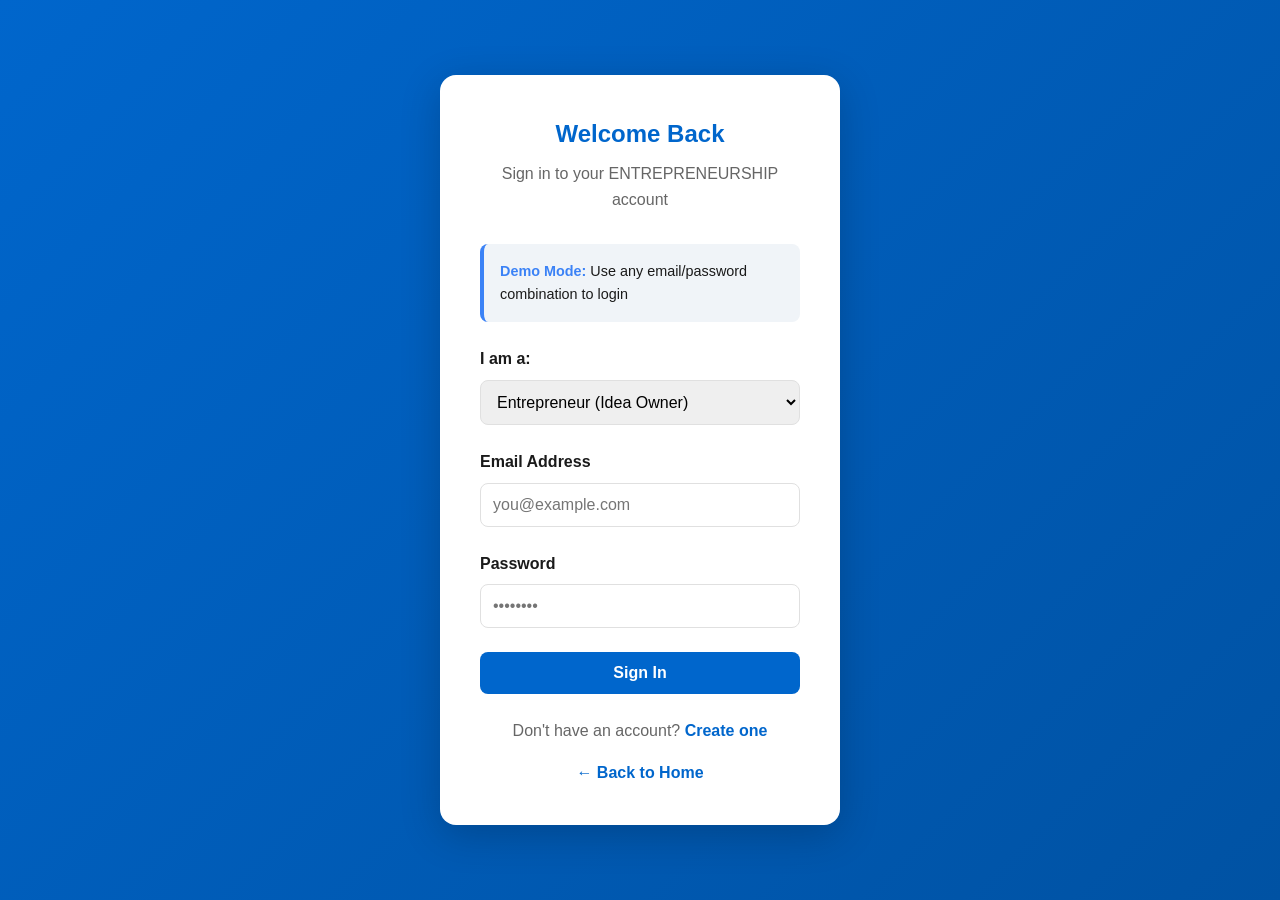
<file: investor-dashboard.html>
<!DOCTYPE html>
<html lang="en">
<head>
    <meta charset="UTF-8">
    <meta name="viewport" content="width=device-width, initial-scale=1.0">
    <title>Investor Dashboard - ENTREPRENEURSHIP</title>
    <link rel="stylesheet" href="styles.css">
    <style>
        .dashboard-container {
            display: grid;
            grid-template-columns: 250px 1fr;
            min-height: 100vh;
            background-color: var(--secondary-color);
        }
        .dashboard-sidebar {
            background-color: var(--primary-color);
            color: white;
            padding: 2rem 1.5rem;
            position: sticky;
            top: 0;
            height: 100vh;
            overflow-y: auto;
        }
        .dashboard-sidebar h3 {
            margin-bottom: 2rem;
            font-size: 1.1rem;
        }
        .sidebar-menu {
            list-style: none;
        }
        .sidebar-menu li {
            margin-bottom: 0.5rem;
        }
        .sidebar-menu a {
            display: block;
            padding: 0.75rem 1rem;
            color: rgba(255, 255, 255, 0.8);
            border-radius: 0.5rem;
            transition: all 0.3s;
        }
        .sidebar-menu a:hover {
            background-color: rgba(255, 255, 255, 0.1);
            color: white;
        }
        .dashboard-content {
            padding: 2rem;
        }
        .dashboard-header {
            background-color: white;
            padding: 2rem;
            border-radius: 0.75rem;
            margin-bottom: 2rem;
            box-shadow: 0 2px 8px rgba(0, 0, 0, 0.05);
        }
        .dashboard-header h1 {
            color: var(--primary-color);
            margin-bottom: 0.5rem;
        }
        .dashboard-stats {
            display: grid;
            grid-template-columns: repeat(auto-fit, minmax(200px, 1fr));
            gap: 1.5rem;
            margin-bottom: 2rem;
        }
        .stat-box {
            background-color: white;
            padding: 1.5rem;
            border-radius: 0.75rem;
            text-align: center;
        }
        .stat-box h3 {
            font-size: 2rem;
            color: var(--primary-color);
            margin-bottom: 0.5rem;
        }
        .opportunities-grid {
            display: grid;
            grid-template-columns: repeat(auto-fill, minmax(350px, 1fr));
            gap: 1.5rem;
        }
        .opportunity-card {
            background-color: white;
            border-radius: 0.75rem;
            overflow: hidden;
            box-shadow: 0 2px 8px rgba(0, 0, 0, 0.05);
        }
        .opportunity-card-header {
            padding: 1.5rem;
            border-bottom: 1px solid var(--border-color);
            display: flex;
            justify-content: space-between;
            align-items: flex-start;
        }
        .opportunity-card-header h3 {
            color: var(--primary-color);
        }
        .opportunity-card-body {
            padding: 1.5rem;
            font-size: 0.95rem;
        }
        .opportunity-card-footer {
            padding: 1rem 1.5rem;
            border-top: 1px solid var(--border-color);
            display: flex;
            gap: 0.75rem;
        }
        .opportunity-card-footer button {
            flex: 1;
        }
        .status-badge {
            padding: 0.35rem 0.75rem;
            border-radius: 9999px;
            font-size: 0.8rem;
            font-weight: 600;
        }
        .status-approved {
            background-color: #d1fae5;
            color: #065f46;
        }
        @media (max-width: 768px) {
            .dashboard-container {
                grid-template-columns: 1fr;
            }
        }
    </style>
</head>
<body>
    <div class="dashboard-container">
        <aside class="dashboard-sidebar">
            <h3>💰 Investor</h3>
            <ul class="sidebar-menu">
                <li><a href="investor-dashboard.html">📊 Dashboard</a></li>
                <li><a href="opportunities.html">🎯 All Opportunities</a></li>
                <li><a href="index.html">🏠 Home</a></li>
                <li><a href="#" onclick="logout()">🚪 Logout</a></li>
            </ul>
        </aside>

        <main class="dashboard-content">
            <div class="dashboard-header">
                <h1>Welcome, <span id="user-name">Investor</span>!</h1>
                <p id="user-email">your@email.com</p>
            </div>

            <div class="dashboard-stats">
                <div class="stat-box">
                    <h3>3</h3>
                    <p>Available Opportunities</p>
                </div>
                <div class="stat-box">
                    <h3>25-35%</h3>
                    <p>Expected ROI</p>
                </div>
                <div class="stat-box">
                    <h3>KSh 11.3M</h3>
                    <p>Total Funding Available</p>
                </div>
            </div>

            <h2 style="font-size: 1.5rem; color: var(--primary-color); margin: 2rem 0 1rem;">Available Opportunities</h2>
            <div id="opportunities-container" class="opportunities-grid"></div>
        </main>
    </div>

    <script src="script.js"></script>
    <script>
        document.addEventListener('DOMContentLoaded', function() {
            loadInvestorDashboard();
        });
    </script>
</body>
</html>
</file>
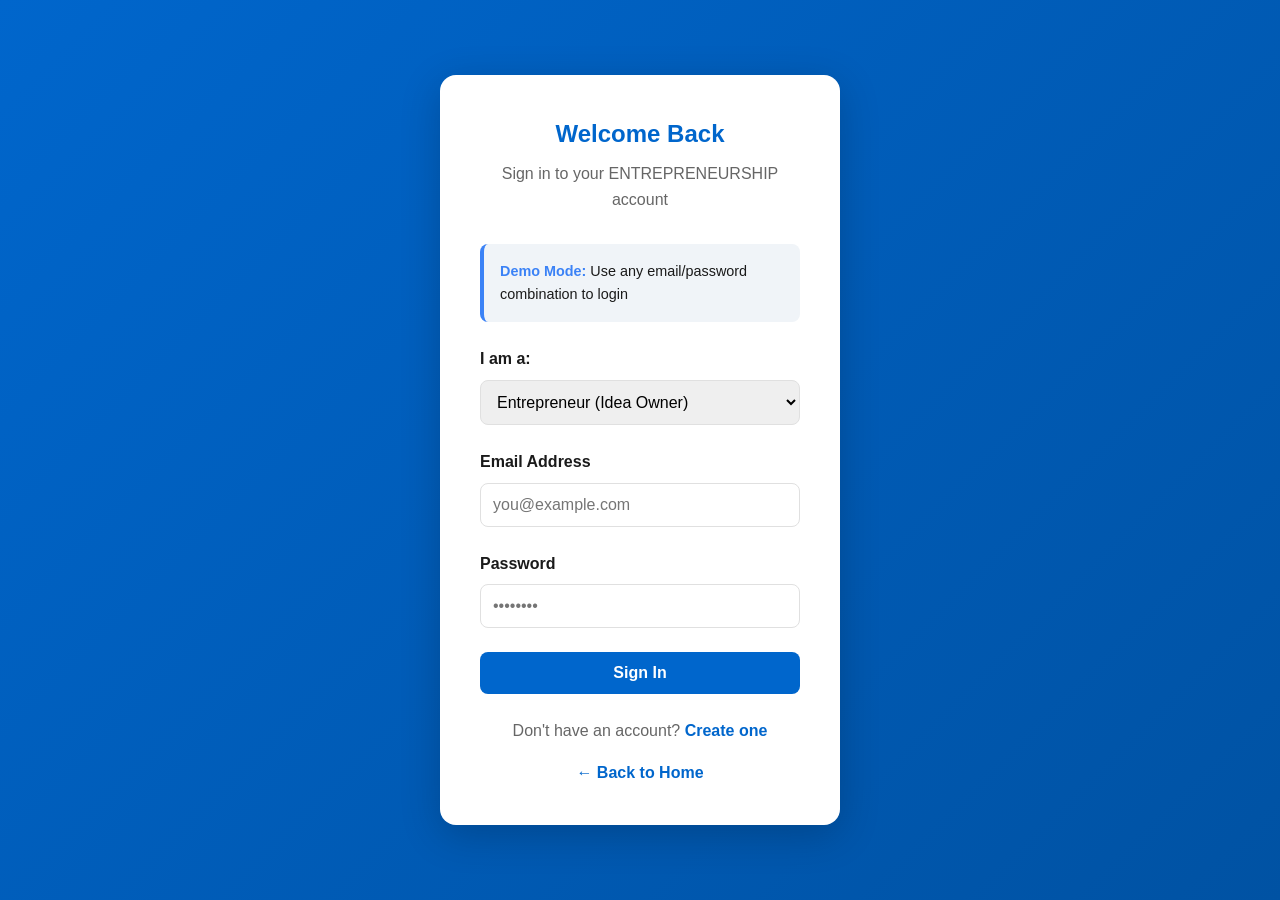
<file: login.html>
<!DOCTYPE html>
<html lang="en">
<head>
    <meta charset="UTF-8">
    <meta name="viewport" content="width=device-width, initial-scale=1.0">
    <title>Login - ENTREPRENEURSHIP</title>
    <link rel="stylesheet" href="styles.css">
    <style>
        .auth-container {
            min-height: 100vh;
            display: flex;
            align-items: center;
            justify-content: center;
            background: linear-gradient(135deg, #0066cc 0%, #0052a3 100%);
            padding: 2rem;
        }
        .auth-form-box {
            background: white;
            padding: 2.5rem;
            border-radius: 1rem;
            box-shadow: 0 10px 40px rgba(0, 0, 0, 0.2);
            width: 100%;
            max-width: 400px;
        }
        .auth-form-box h2 {
            text-align: center;
            color: var(--primary-color);
            margin-bottom: 0.5rem;
        }
        .auth-form-box p {
            text-align: center;
            color: var(--text-light);
            margin-bottom: 2rem;
        }
        .form-group {
            margin-bottom: 1.5rem;
        }
        .form-group label {
            display: block;
            margin-bottom: 0.5rem;
            font-weight: 600;
            color: var(--text-dark);
        }
        .form-group input,
        .form-group select {
            width: 100%;
            padding: 0.75rem;
            border: 1px solid var(--border-color);
            border-radius: 0.5rem;
            font-size: 1rem;
            font-family: inherit;
            transition: border-color 0.3s;
        }
        .form-group input:focus,
        .form-group select:focus {
            outline: none;
            border-color: var(--primary-color);
            box-shadow: 0 0 0 3px rgba(0, 102, 204, 0.1);
        }
        .auth-buttons {
            display: flex;
            gap: 1rem;
            margin-top: 2rem;
        }
        .auth-buttons button {
            flex: 1;
        }
        .auth-link {
            text-align: center;
            margin-top: 1.5rem;
            color: var(--text-light);
        }
        .auth-link a {
            color: var(--primary-color);
            font-weight: 600;
        }
        .demo-info {
            background-color: #f0f4f8;
            padding: 1rem;
            border-radius: 0.5rem;
            font-size: 0.9rem;
            margin-bottom: 1.5rem;
            border-left: 4px solid var(--info-color);
        }
        .demo-info strong {
            color: var(--info-color);
        }
    </style>
</head>
<body>
    <div class="auth-container">
        <div class="auth-form-box">
            <h2>Welcome Back</h2>
            <p>Sign in to your ENTREPRENEURSHIP account</p>
            
            <div class="demo-info">
                <strong>Demo Mode:</strong> Use any email/password combination to login
            </div>

            <form id="login-form" onsubmit="handleLogin(event)">
                <div class="form-group">
                    <label for="user-type">I am a:</label>
                    <select id="user-type" required>
                        <option value="entrepreneur">Entrepreneur (Idea Owner)</option>
                        <option value="investor">Investor / Capital Provider</option>
                        <option value="admin">ENTREPRENEURSHIP Team</option>
                    </select>
                </div>

                <div class="form-group">
                    <label for="email">Email Address</label>
                    <input type="email" id="email" placeholder="you@example.com" required>
                </div>

                <div class="form-group">
                    <label for="password">Password</label>
                    <input type="password" id="password" placeholder="••••••••" required>
                </div>

                <button type="submit" class="btn btn-primary" style="width: 100%; padding: 0.75rem;">Sign In</button>
            </form>

            <div class="auth-link">
                Don't have an account? <a href="signup.html">Create one</a>
            </div>

            <div class="auth-link" style="margin-top: 1rem;">
                <a href="index.html">← Back to Home</a>
            </div>
        </div>
    </div>

    <script src="script.js"></script>
</body>
</html>
</file>
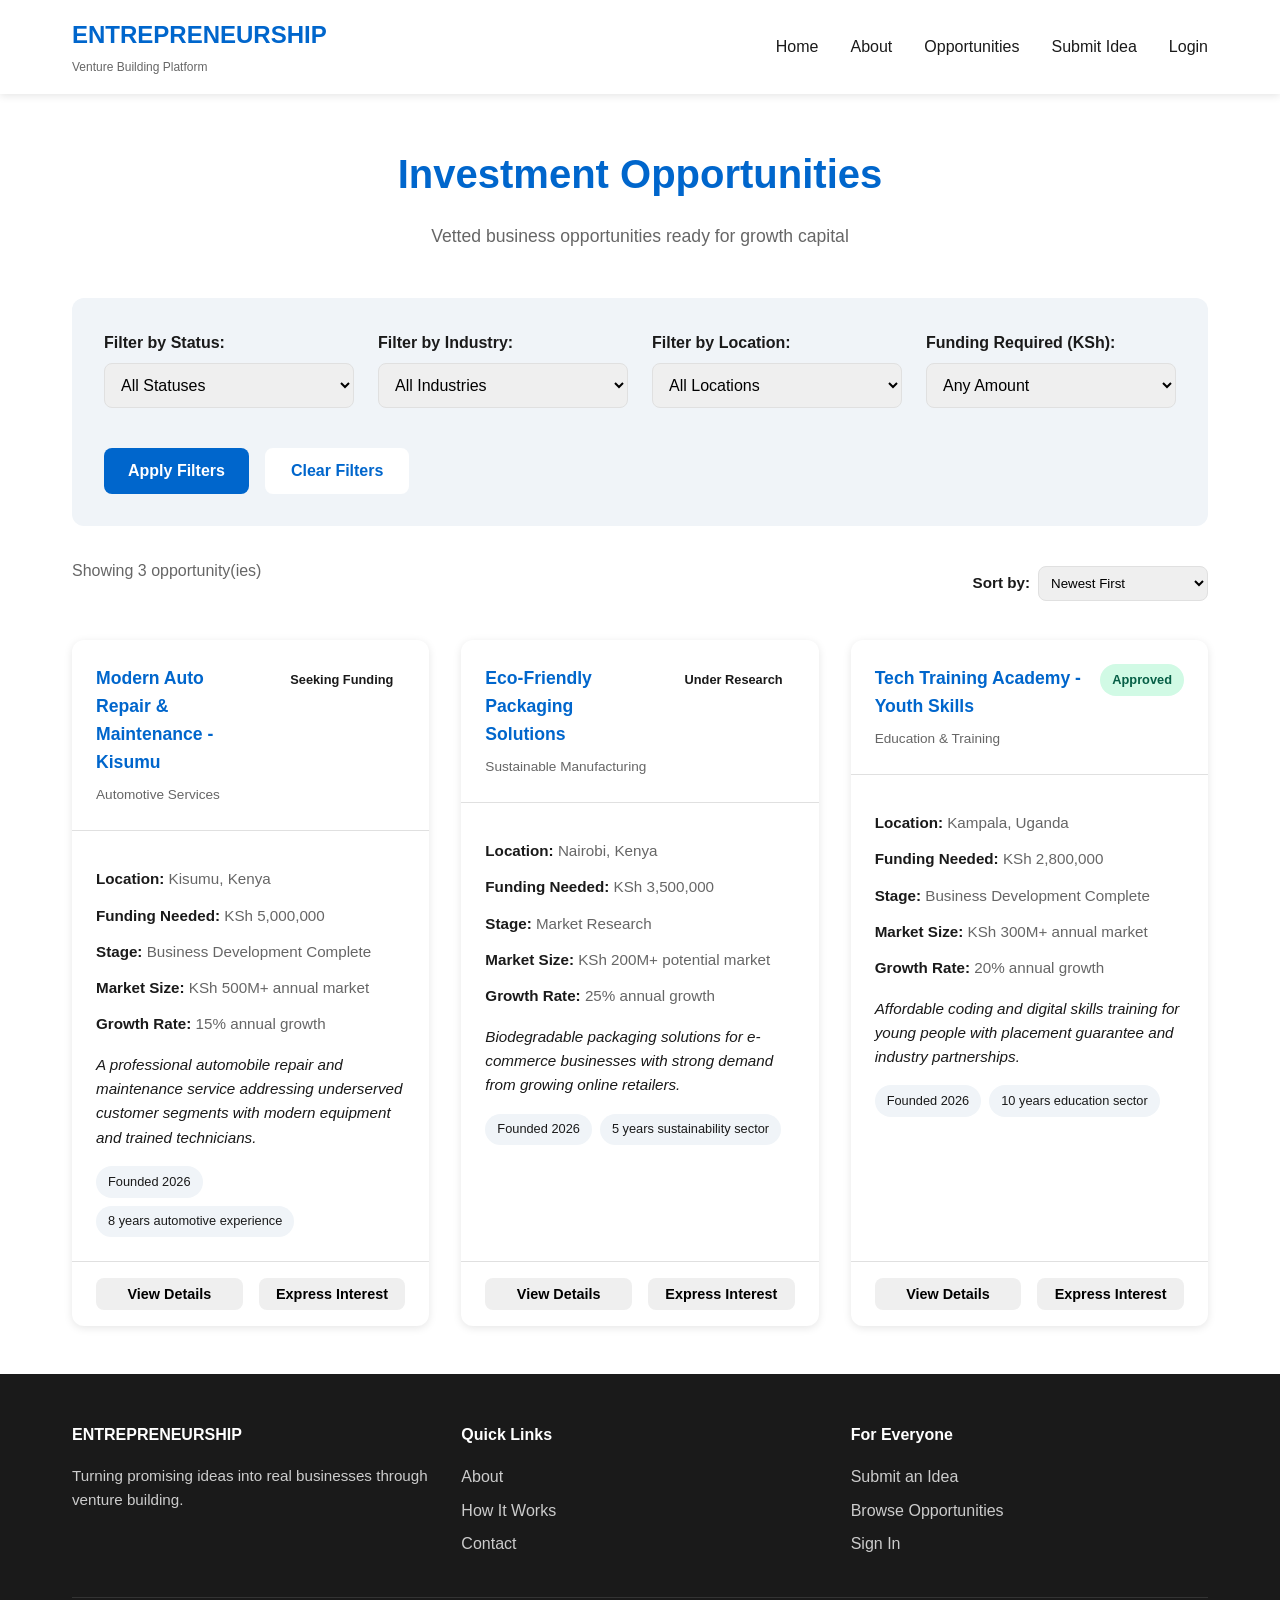
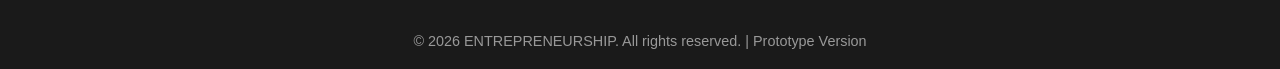
<file: opportunities.html>
<!DOCTYPE html>
<html lang="en">
<head>
    <meta charset="UTF-8">
    <meta name="viewport" content="width=device-width, initial-scale=1.0">
    <title>All Opportunities - ENTREPRENEURSHIP</title>
    <link rel="stylesheet" href="styles.css">
    <style>
        .opportunities-page {
            padding: 3rem 2rem;
        }
        .page-header {
            text-align: center;
            margin-bottom: 3rem;
        }
        .page-header h1 {
            font-size: 2.5rem;
            color: var(--primary-color);
            margin-bottom: 1rem;
        }
        .page-header p {
            font-size: 1.1rem;
            color: var(--text-light);
        }
        .filters-section {
            background-color: var(--secondary-color);
            padding: 2rem;
            border-radius: 0.75rem;
            margin-bottom: 2rem;
        }
        .filter-grid {
            display: grid;
            grid-template-columns: repeat(auto-fit, minmax(200px, 1fr));
            gap: 1.5rem;
        }
        .filter-group {
            display: flex;
            flex-direction: column;
        }
        .filter-group label {
            font-weight: 600;
            margin-bottom: 0.5rem;
            color: var(--text-dark);
        }
        .filter-group select,
        .filter-group input {
            padding: 0.75rem;
            border: 1px solid var(--border-color);
            border-radius: 0.5rem;
            font-size: 1rem;
        }
        .filter-buttons {
            display: flex;
            gap: 1rem;
            margin-top: 1rem;
            grid-column: 1 / -1;
        }
        .filter-buttons button {
            padding: 0.75rem 1.5rem;
        }
        .results-info {
            margin-bottom: 1.5rem;
            color: var(--text-light);
        }
        .opportunities-list {
            display: grid;
            grid-template-columns: repeat(auto-fill, minmax(350px, 1fr));
            gap: 2rem;
        }
        .opp-card {
            background: white;
            border-radius: 0.75rem;
            overflow: hidden;
            box-shadow: 0 2px 8px rgba(0, 0, 0, 0.1);
            transition: all 0.3s;
            display: flex;
            flex-direction: column;
        }
        .opp-card:hover {
            box-shadow: 0 8px 24px rgba(0, 0, 0, 0.15);
            transform: translateY(-4px);
        }
        .opp-card-header {
            padding: 1.5rem;
            border-bottom: 1px solid var(--border-color);
            display: flex;
            justify-content: space-between;
            align-items: flex-start;
            gap: 1rem;
        }
        .opp-card-title {
            flex: 1;
        }
        .opp-card-title h3 {
            font-size: 1.1rem;
            color: var(--primary-color);
            margin-bottom: 0.5rem;
        }
        .opp-card-title p {
            font-size: 0.85rem;
            color: var(--text-light);
        }
        .status-badge {
            padding: 0.35rem 0.75rem;
            border-radius: 9999px;
            font-size: 0.8rem;
            font-weight: 600;
            white-space: nowrap;
        }
        .status-funding {
            background-color: #fef3c7;
            color: #b45309;
        }
        .status-research {
            background-color: #dbeafe;
            color: #1e40af;
        }
        .status-approved {
            background-color: #d1fae5;
            color: #065f46;
        }
        .opp-card-body {
            padding: 1.5rem;
            flex-grow: 1;
        }
        .opp-card-body p {
            margin: 0.75rem 0;
            font-size: 0.95rem;
            color: var(--text-light);
        }
        .opp-card-body strong {
            color: var(--text-dark);
        }
        .opp-tags {
            display: flex;
            flex-wrap: wrap;
            gap: 0.5rem;
            margin-top: 1rem;
        }
        .tag {
            background-color: var(--secondary-color);
            padding: 0.35rem 0.75rem;
            border-radius: 9999px;
            font-size: 0.8rem;
            color: var(--text-dark);
        }
        .opp-card-footer {
            padding: 1rem 1.5rem;
            border-top: 1px solid var(--border-color);
            display: flex;
            justify-content: space-between;
            gap: 1rem;
        }
        .opp-card-footer button {
            flex: 1;
        }
        .no-results {
            text-align: center;
            padding: 3rem 2rem;
            color: var(--text-light);
        }
        .no-results h3 {
            color: var(--text-dark);
            margin-bottom: 1rem;
        }
        .sort-section {
            display: flex;
            justify-content: space-between;
            align-items: center;
            margin-bottom: 2rem;
            flex-wrap: wrap;
            gap: 1rem;
        }
        .sort-group {
            display: flex;
            gap: 0.5rem;
            align-items: center;
        }
        .sort-group label {
            font-weight: 600;
            font-size: 0.95rem;
        }
        .sort-group select {
            padding: 0.5rem;
            border: 1px solid var(--border-color);
            border-radius: 0.5rem;
        }
    </style>
</head>
<body>
    <!-- Navigation -->
    <nav class="navbar">
        <div class="nav-container">
            <div class="logo">
                <h1>ENTREPRENEURSHIP</h1>
                <p class="logo-subtitle">Venture Building Platform</p>
            </div>
            <ul class="nav-links">
                <li><a href="index.html">Home</a></li>
                <li><a href="index.html#about">About</a></li>
                <li><a href="opportunities.html">Opportunities</a></li>
                <li><a href="submit-idea.html">Submit Idea</a></li>
                <li><a href="login.html">Login</a></li>
            </ul>
        </div>
    </nav>

    <!-- Opportunities Page -->
    <div class="container opportunities-page">
        <div class="page-header">
            <h1>Investment Opportunities</h1>
            <p>Vetted business opportunities ready for growth capital</p>
        </div>

        <!-- Filters Section -->
        <div class="filters-section">
            <div class="filter-grid">
                <div class="filter-group">
                    <label for="filter-status">Filter by Status:</label>
                    <select id="filter-status" onchange="applyFilters()">
                        <option value="">All Statuses</option>
                        <option value="Seeking Funding">Seeking Funding</option>
                        <option value="Under Research">Under Research</option>
                        <option value="Approved">Approved</option>
                    </select>
                </div>

                <div class="filter-group">
                    <label for="filter-industry">Filter by Industry:</label>
                    <select id="filter-industry" onchange="applyFilters()">
                        <option value="">All Industries</option>
                        <option value="Automotive Services">Automotive Services</option>
                        <option value="Sustainable Manufacturing">Sustainable Manufacturing</option>
                        <option value="Education & Training">Education & Training</option>
                        <option value="Technology">Technology</option>
                        <option value="E-commerce">E-commerce</option>
                    </select>
                </div>

                <div class="filter-group">
                    <label for="filter-location">Filter by Location:</label>
                    <select id="filter-location" onchange="applyFilters()">
                        <option value="">All Locations</option>
                        <option value="Kisumu">Kisumu, Kenya</option>
                        <option value="Nairobi">Nairobi, Kenya</option>
                        <option value="Kampala">Kampala, Uganda</option>
                    </select>
                </div>

                <div class="filter-group">
                    <label for="filter-funding">Funding Required (KSh):</label>
                    <select id="filter-funding" onchange="applyFilters()">
                        <option value="">Any Amount</option>
                        <option value="0-2000000">Under 2M</option>
                        <option value="2000000-5000000">2M - 5M</option>
                        <option value="5000000-10000000">5M - 10M</option>
                    </select>
                </div>

                <div class="filter-buttons">
                    <button class="btn btn-primary" onclick="applyFilters()">Apply Filters</button>
                    <button class="btn btn-secondary" onclick="resetFilters()">Clear Filters</button>
                </div>
            </div>
        </div>

        <!-- Sort Section -->
        <div class="sort-section">
            <div class="results-info">
                <span id="results-count">Showing all opportunities</span>
            </div>
            <div class="sort-group">
                <label for="sort-by">Sort by:</label>
                <select id="sort-by" onchange="applySorting()">
                    <option value="newest">Newest First</option>
                    <option value="funding-low">Funding (Low to High)</option>
                    <option value="funding-high">Funding (High to Low)</option>
                    <option value="stage">By Stage</option>
                </select>
            </div>
        </div>

        <!-- Opportunities Container -->
        <div id="opportunities-container" class="opportunities-list"></div>
    </div>

    <!-- Footer -->
    <footer class="footer">
        <div class="container">
            <div class="footer-content">
                <div class="footer-section">
                    <h4>ENTREPRENEURSHIP</h4>
                    <p>Turning promising ideas into real businesses through venture building.</p>
                </div>
                <div class="footer-section">
                    <h4>Quick Links</h4>
                    <ul>
                        <li><a href="index.html#about">About</a></li>
                        <li><a href="index.html#how-it-works">How It Works</a></li>
                        <li><a href="contact.html">Contact</a></li>
                    </ul>
                </div>
                <div class="footer-section">
                    <h4>For Everyone</h4>
                    <ul>
                        <li><a href="submit-idea.html">Submit an Idea</a></li>
                        <li><a href="opportunities.html">Browse Opportunities</a></li>
                        <li><a href="login.html">Sign In</a></li>
                    </ul>
                </div>
            </div>
            <div class="footer-bottom">
                <p>&copy; 2026 ENTREPRENEURSHIP. All rights reserved. | Prototype Version</p>
            </div>
        </div>
    </footer>

    <script src="script.js"></script>
    <script>
        // Sample opportunities data (same as in script.js)
        const allOpportunities = [
            {
                id: 1,
                title: "Modern Auto Repair & Maintenance - Kisumu",
                industry: "Automotive Services",
                location: "Kisumu, Kenya",
                fundingRequired: "KSh 5,000,000",
                stage: "Business Development Complete",
                status: "Seeking Funding",
                description: "A professional automobile repair and maintenance service addressing underserved customer segments with modern equipment and trained technicians.",
                marketSize: "KSh 500M+ annual market",
                marketGrowth: "15% annual growth",
                founderExperience: "8 years automotive experience"
            },
            {
                id: 2,
                title: "Eco-Friendly Packaging Solutions",
                industry: "Sustainable Manufacturing",
                location: "Nairobi, Kenya",
                fundingRequired: "KSh 3,500,000",
                stage: "Market Research",
                status: "Under Research",
                description: "Biodegradable packaging solutions for e-commerce businesses with strong demand from growing online retailers.",
                marketSize: "KSh 200M+ potential market",
                marketGrowth: "25% annual growth",
                founderExperience: "5 years sustainability sector"
            },
            {
                id: 3,
                title: "Tech Training Academy - Youth Skills",
                industry: "Education & Training",
                location: "Kampala, Uganda",
                fundingRequired: "KSh 2,800,000",
                stage: "Business Development Complete",
                status: "Approved",
                description: "Affordable coding and digital skills training for young people with placement guarantee and industry partnerships.",
                marketSize: "KSh 300M+ annual market",
                marketGrowth: "20% annual growth",
                founderExperience: "10 years education sector"
            }
        ];

        function displayOpportunities(opportunities) {
            const container = document.getElementById('opportunities-container');
            
            if (opportunities.length === 0) {
                container.innerHTML = `
                    <div class="no-results" style="grid-column: 1 / -1;">
                        <h3>No opportunities found</h3>
                        <p>Try adjusting your filters or check back soon for new opportunities.</p>
                        <button class="btn btn-primary" style="margin-top: 1rem;" onclick="resetFilters()">Clear Filters</button>
                    </div>
                `;
                return;
            }

            const html = opportunities.map(opp => `
                <div class="opp-card">
                    <div class="opp-card-header">
                        <div class="opp-card-title">
                            <h3>${opp.title}</h3>
                            <p>${opp.industry}</p>
                        </div>
                        <span class="status-badge status-${opp.status.toLowerCase().replace(/\s+/g, '-').replace('&', 'and')}">${opp.status}</span>
                    </div>
                    <div class="opp-card-body">
                        <p><strong>Location:</strong> ${opp.location}</p>
                        <p><strong>Funding Needed:</strong> ${opp.fundingRequired}</p>
                        <p><strong>Stage:</strong> ${opp.stage}</p>
                        <p><strong>Market Size:</strong> ${opp.marketSize}</p>
                        <p><strong>Growth Rate:</strong> ${opp.marketGrowth}</p>
                        <p style="margin-top: 1rem; font-style: italic; color: var(--text-dark);">${opp.description}</p>
                        <div class="opp-tags">
                            <span class="tag">Founded 2026</span>
                            <span class="tag">${opp.founderExperience}</span>
                        </div>
                    </div>
                    <div class="opp-card-footer">
                        <button class="btn btn-small" onclick="viewOpportunity(${opp.id})">View Details</button>
                        <button class="btn btn-small" onclick="expressInterest(${opp.id})">Express Interest</button>
                    </div>
                </div>
            `).join('');
            
            container.innerHTML = html;
            document.getElementById('results-count').textContent = `Showing ${opportunities.length} opportunity(ies)`;
        }

        function applyFilters() {
            const statusFilter = document.getElementById('filter-status').value;
            const industryFilter = document.getElementById('filter-industry').value;
            const locationFilter = document.getElementById('filter-location').value;
            const fundingFilter = document.getElementById('filter-funding').value;

            let filtered = allOpportunities.filter(opp => {
                let match = true;

                if (statusFilter && opp.status !== statusFilter) match = false;
                if (industryFilter && opp.industry !== industryFilter) match = false;
                if (locationFilter && !opp.location.includes(locationFilter)) match = false;

                if (fundingFilter) {
                    const [min, max] = fundingFilter.split('-').map(Number);
                    const amount = parseInt(opp.fundingRequired.replace(/[^\d]/g, ''));
                    if (amount < min || amount > max) match = false;
                }

                return match;
            });

            applySorting(filtered);
        }

        function applySorting(opportunities = null) {
            if (!opportunities) {
                opportunities = allOpportunities;
            }

            const sortBy = document.getElementById('sort-by').value;
            const sorted = [...opportunities];

            switch (sortBy) {
                case 'funding-low':
                    sorted.sort((a, b) => {
                        const aAmount = parseInt(a.fundingRequired.replace(/[^\d]/g, ''));
                        const bAmount = parseInt(b.fundingRequired.replace(/[^\d]/g, ''));
                        return aAmount - bAmount;
                    });
                    break;
                case 'funding-high':
                    sorted.sort((a, b) => {
                        const aAmount = parseInt(a.fundingRequired.replace(/[^\d]/g, ''));
                        const bAmount = parseInt(b.fundingRequired.replace(/[^\d]/g, ''));
                        return bAmount - aAmount;
                    });
                    break;
                case 'stage':
                    sorted.sort((a, b) => a.stage.localeCompare(b.stage));
                    break;
                default:
                    sorted.reverse();
            }

            displayOpportunities(sorted);
        }

        function resetFilters() {
            document.getElementById('filter-status').value = '';
            document.getElementById('filter-industry').value = '';
            document.getElementById('filter-location').value = '';
            document.getElementById('filter-funding').value = '';
            document.getElementById('sort-by').value = 'newest';
            displayOpportunities(allOpportunities);
        }

        // Load opportunities on page load
        document.addEventListener('DOMContentLoaded', function() {
            displayOpportunities(allOpportunities);
        });
    </script>
</body>
</html>
</file>
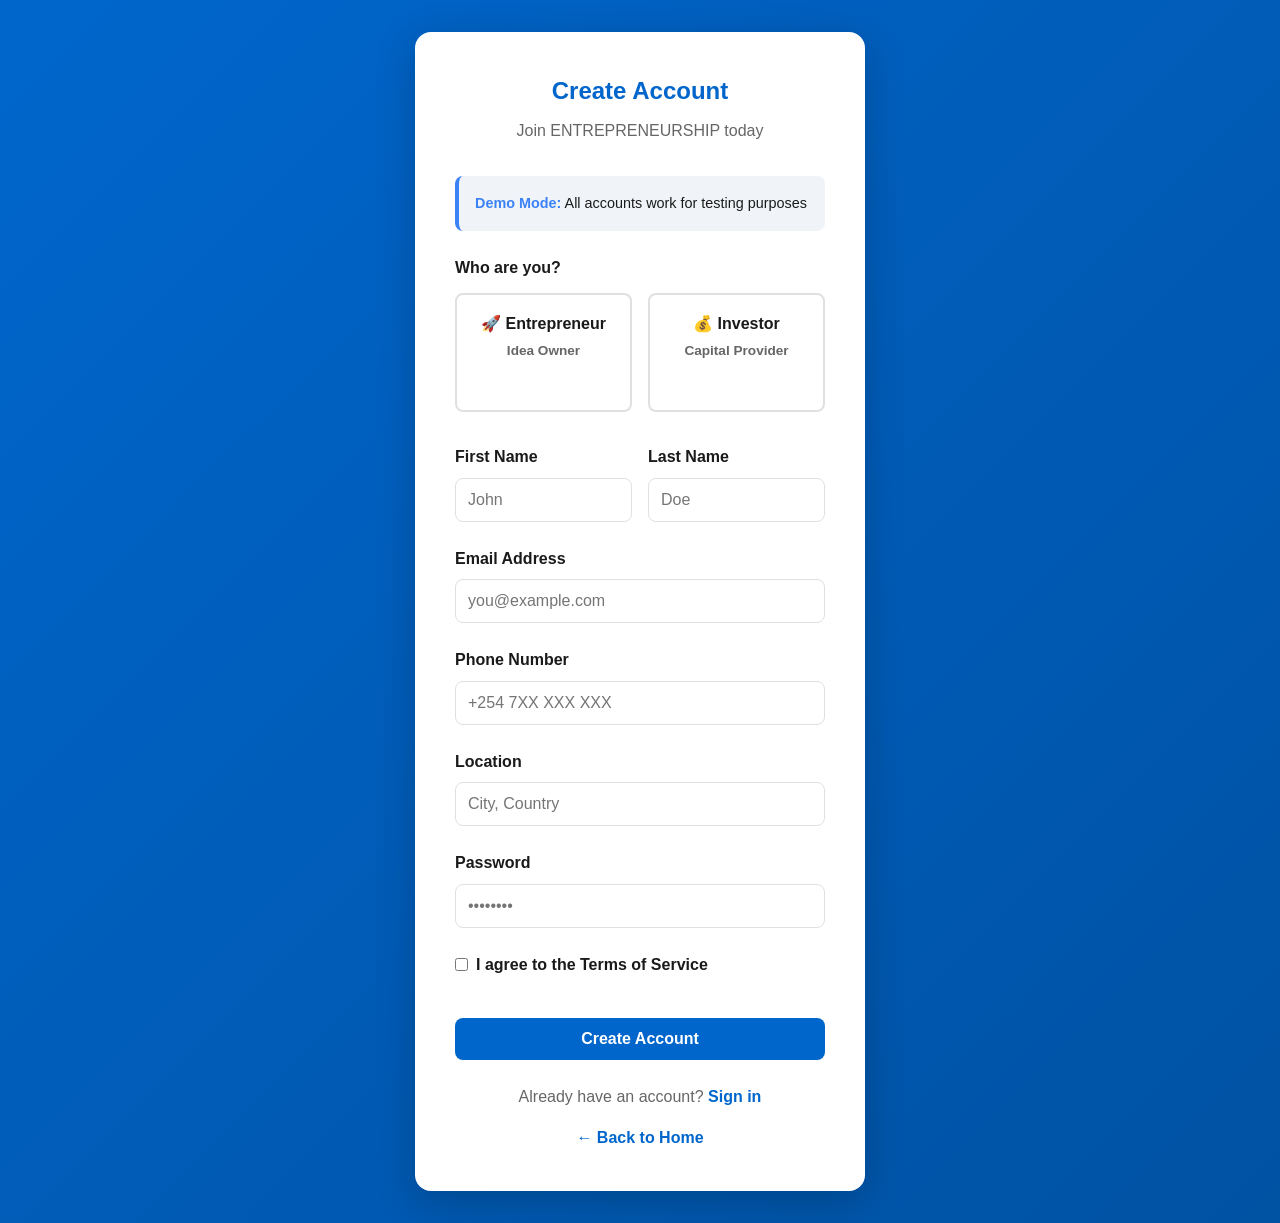
<file: signup.html>
<!DOCTYPE html>
<html lang="en">
<head>
    <meta charset="UTF-8">
    <meta name="viewport" content="width=device-width, initial-scale=1.0">
    <title>Sign Up - ENTREPRENEURSHIP</title>
    <link rel="stylesheet" href="styles.css">
    <style>
        .auth-container {
            min-height: 100vh;
            display: flex;
            align-items: center;
            justify-content: center;
            background: linear-gradient(135deg, #0066cc 0%, #0052a3 100%);
            padding: 2rem;
        }
        .auth-form-box {
            background: white;
            padding: 2.5rem;
            border-radius: 1rem;
            box-shadow: 0 10px 40px rgba(0, 0, 0, 0.2);
            width: 100%;
            max-width: 450px;
        }
        .auth-form-box h2 {
            text-align: center;
            color: var(--primary-color);
            margin-bottom: 0.5rem;
        }
        .auth-form-box p {
            text-align: center;
            color: var(--text-light);
            margin-bottom: 2rem;
        }
        .form-group {
            margin-bottom: 1.5rem;
        }
        .form-group label {
            display: block;
            margin-bottom: 0.5rem;
            font-weight: 600;
            color: var(--text-dark);
        }
        .form-group input,
        .form-group select {
            width: 100%;
            padding: 0.75rem;
            border: 1px solid var(--border-color);
            border-radius: 0.5rem;
            font-size: 1rem;
            font-family: inherit;
            transition: border-color 0.3s;
        }
        .form-group input:focus,
        .form-group select:focus {
            outline: none;
            border-color: var(--primary-color);
            box-shadow: 0 0 0 3px rgba(0, 102, 204, 0.1);
        }
        .form-row {
            display: grid;
            grid-template-columns: 1fr 1fr;
            gap: 1rem;
        }
        .auth-buttons {
            display: flex;
            gap: 1rem;
            margin-top: 2rem;
        }
        .auth-buttons button {
            flex: 1;
        }
        .auth-link {
            text-align: center;
            margin-top: 1.5rem;
            color: var(--text-light);
        }
        .auth-link a {
            color: var(--primary-color);
            font-weight: 600;
        }
        .demo-info {
            background-color: #f0f4f8;
            padding: 1rem;
            border-radius: 0.5rem;
            font-size: 0.9rem;
            margin-bottom: 1.5rem;
            border-left: 4px solid var(--info-color);
        }
        .demo-info strong {
            color: var(--info-color);
        }
        .user-type-selector {
            display: grid;
            grid-template-columns: 1fr 1fr;
            gap: 1rem;
            margin-bottom: 2rem;
        }
        .user-type-option {
            padding: 1rem;
            border: 2px solid var(--border-color);
            border-radius: 0.5rem;
            text-align: center;
            cursor: pointer;
            transition: all 0.3s;
        }
        .user-type-option input {
            display: none;
        }
        .user-type-option input:checked + label {
            color: var(--primary-color);
        }
        .user-type-option:has(input:checked) {
            border-color: var(--primary-color);
            background-color: rgba(0, 102, 204, 0.05);
        }
        .user-type-option label {
            cursor: pointer;
            font-weight: 600;
            margin: 0;
        }
        .user-type-option p {
            font-size: 0.85rem;
            color: var(--text-light);
            margin-top: 0.25rem;
        }
    </style>
</head>
<body>
    <div class="auth-container">
        <div class="auth-form-box">
            <h2>Create Account</h2>
            <p>Join ENTREPRENEURSHIP today</p>
            
            <div class="demo-info">
                <strong>Demo Mode:</strong> All accounts work for testing purposes
            </div>

            <form id="signup-form" onsubmit="handleSignup(event)">
                <!-- User Type Selection -->
                <label style="font-weight: 600; margin-bottom: 0.75rem; display: block;">Who are you?</label>
                <div class="user-type-selector">
                    <div class="user-type-option">
                        <input type="radio" id="type-entrepreneur" name="userType" value="entrepreneur" required>
                        <label for="type-entrepreneur">
                            🚀 Entrepreneur
                            <p>Idea Owner</p>
                        </label>
                    </div>
                    <div class="user-type-option">
                        <input type="radio" id="type-investor" name="userType" value="investor" required>
                        <label for="type-investor">
                            💰 Investor
                            <p>Capital Provider</p>
                        </label>
                    </div>
                </div>

                <!-- Name -->
                <div class="form-row">
                    <div class="form-group">
                        <label for="first-name">First Name</label>
                        <input type="text" id="first-name" placeholder="John" required>
                    </div>
                    <div class="form-group">
                        <label for="last-name">Last Name</label>
                        <input type="text" id="last-name" placeholder="Doe" required>
                    </div>
                </div>

                <!-- Email -->
                <div class="form-group">
                    <label for="email">Email Address</label>
                    <input type="email" id="email" placeholder="you@example.com" required>
                </div>

                <!-- Phone -->
                <div class="form-group">
                    <label for="phone">Phone Number</label>
                    <input type="tel" id="phone" placeholder="+254 7XX XXX XXX" required>
                </div>

                <!-- Location -->
                <div class="form-group">
                    <label for="location">Location</label>
                    <input type="text" id="location" placeholder="City, Country" required>
                </div>

                <!-- Password -->
                <div class="form-group">
                    <label for="password">Password</label>
                    <input type="password" id="password" placeholder="••••••••" required>
                </div>

                <!-- Terms -->
                <div class="form-group" style="display: flex; align-items: center; gap: 0.5rem;">
                    <input type="checkbox" id="terms" required style="width: auto; margin: 0;">
                    <label for="terms" style="margin: 0;">I agree to the Terms of Service</label>
                </div>

                <button type="submit" class="btn btn-primary" style="width: 100%; padding: 0.75rem; margin-top: 1rem;">Create Account</button>
            </form>

            <div class="auth-link">
                Already have an account? <a href="login.html">Sign in</a>
            </div>

            <div class="auth-link" style="margin-top: 1rem;">
                <a href="index.html">← Back to Home</a>
            </div>
        </div>
    </div>

    <script src="script.js"></script>
    <script>
        function handleSignup(event) {
            event.preventDefault();
            
            const formData = {
                firstName: document.getElementById('first-name').value,
                lastName: document.getElementById('last-name').value,
                email: document.getElementById('email').value,
                phone: document.getElementById('phone').value,
                location: document.getElementById('location').value,
                userType: document.querySelector('input[name="userType"]:checked').value,
                signupDate: new Date().toLocaleDateString()
            };
            
            // Store in localStorage for demo purposes
            const users = JSON.parse(localStorage.getItem('users')) || [];
            users.push(formData);
            localStorage.setItem('users', JSON.stringify(users));
            
            // Auto-login
            localStorage.setItem('currentUser', JSON.stringify({
                email: formData.email,
                firstName: formData.firstName,
                userType: formData.userType,
                loginTime: new Date()
            }));
            
            alert(`✅ Welcome ${formData.firstName}!\n\nYour account has been created successfully.`);
            
            if (formData.userType === 'entrepreneur') {
                window.location.href = 'entrepreneur-dashboard.html';
            } else {
                window.location.href = 'investor-dashboard.html';
            }
        }
    </script>
</body>
</html>
</file>
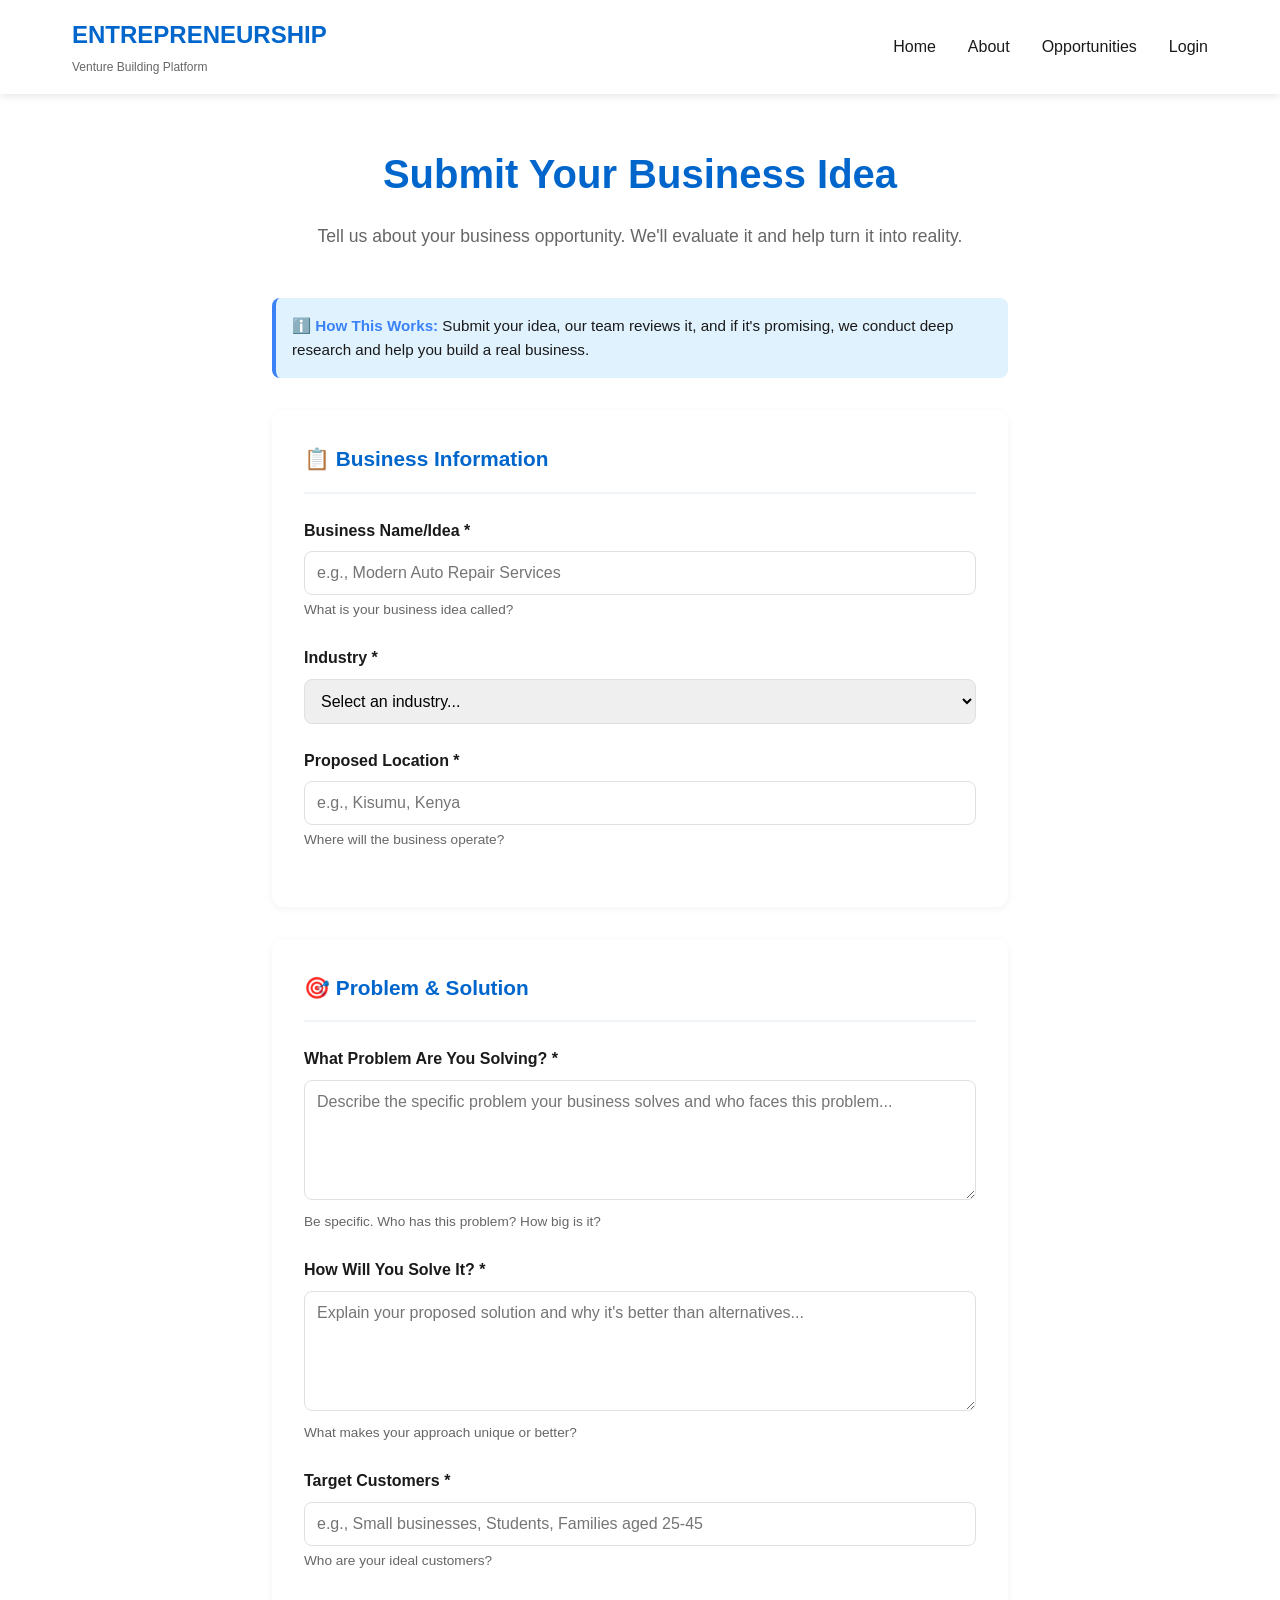
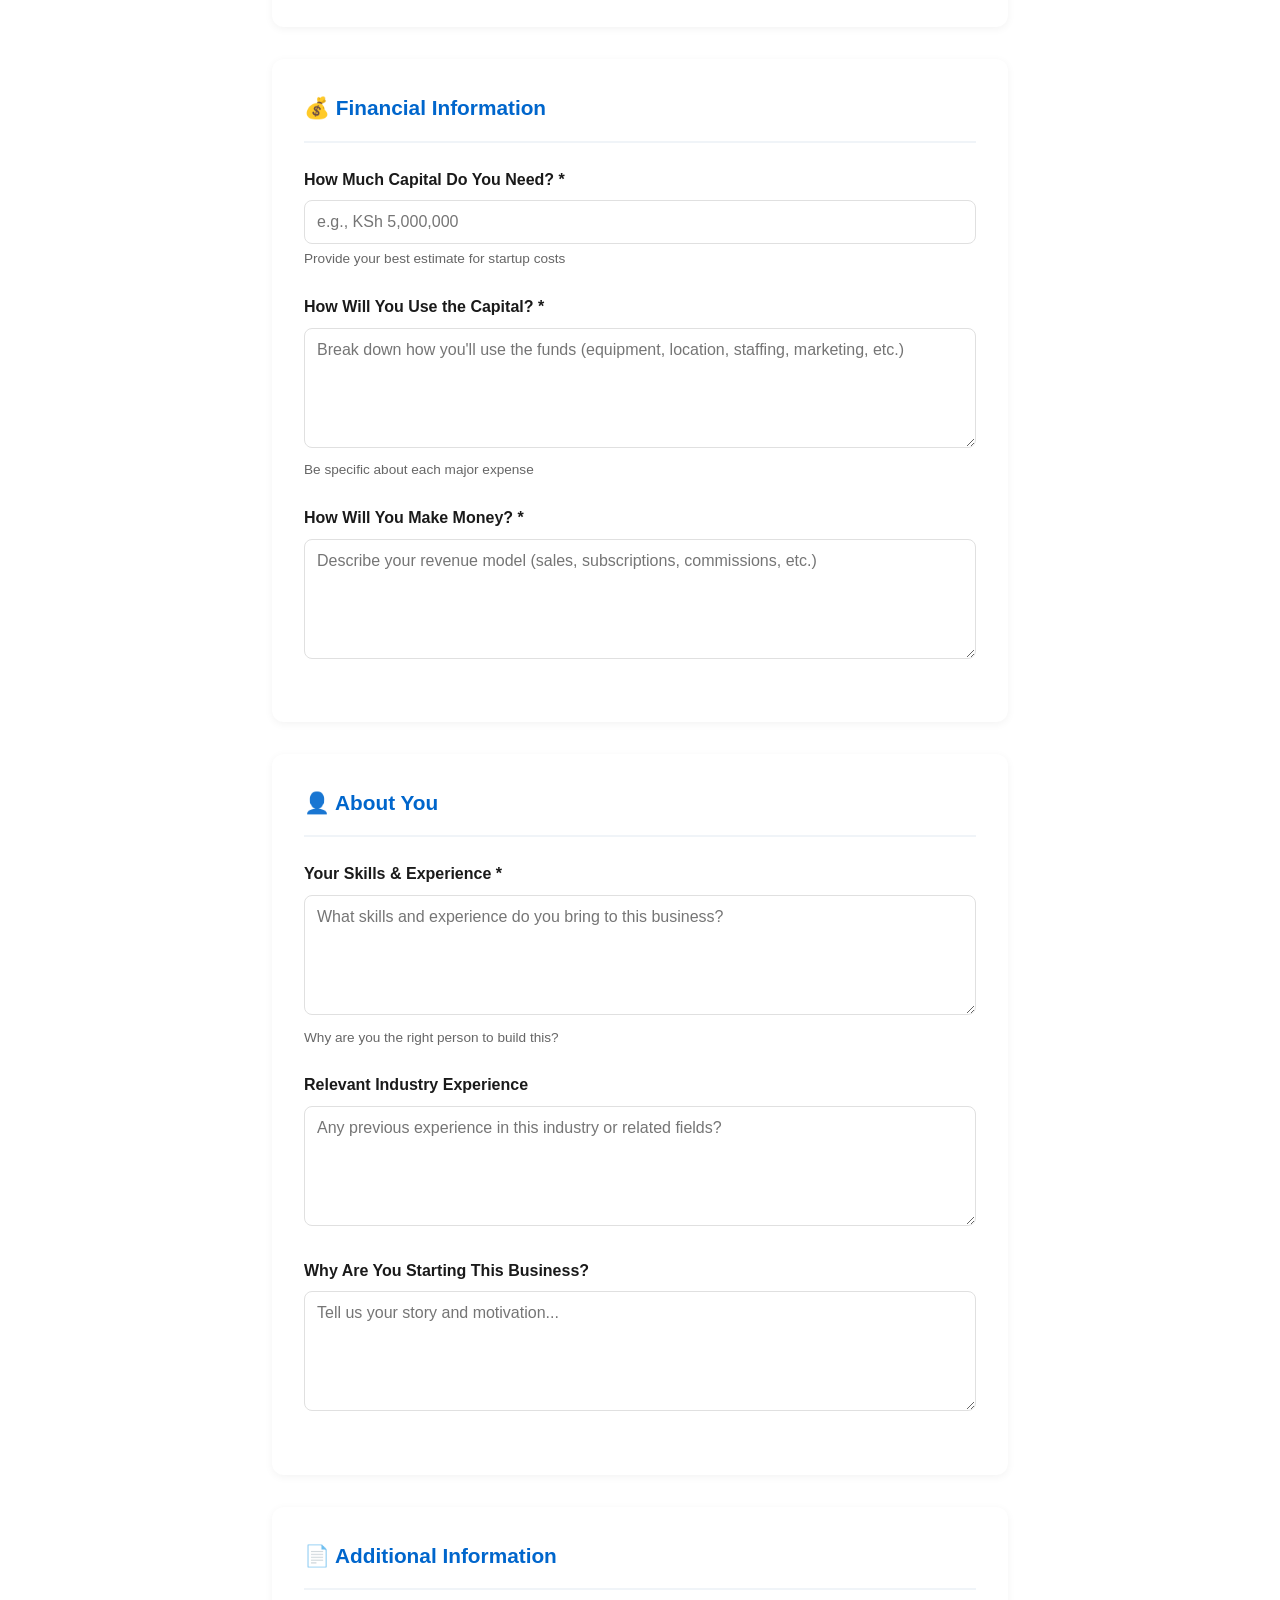
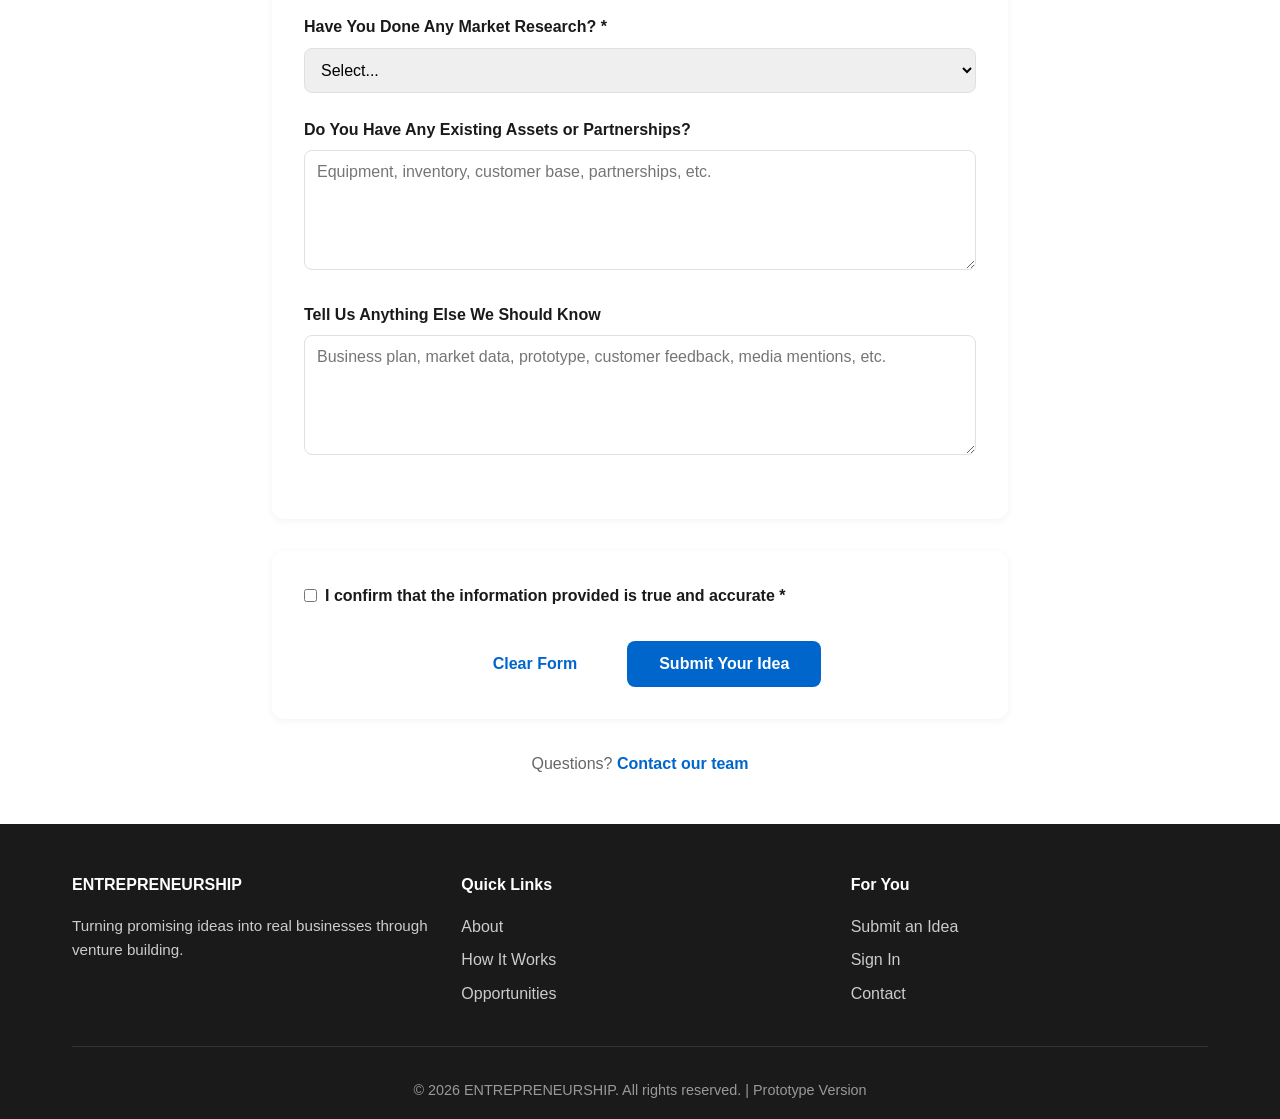
<file: submit-idea.html>
<!DOCTYPE html>
<html lang="en">
<head>
    <meta charset="UTF-8">
    <meta name="viewport" content="width=device-width, initial-scale=1.0">
    <title>Submit Your Idea - ENTREPRENEURSHIP</title>
    <link rel="stylesheet" href="styles.css">
    <style>
        .submit-container {
            max-width: 800px;
            margin: 0 auto;
            padding: 3rem 2rem;
        }
        .submit-header {
            text-align: center;
            margin-bottom: 3rem;
        }
        .submit-header h1 {
            font-size: 2.5rem;
            color: var(--primary-color);
            margin-bottom: 1rem;
        }
        .submit-header p {
            font-size: 1.1rem;
            color: var(--text-light);
        }
        .form-section {
            background: white;
            padding: 2rem;
            border-radius: 0.75rem;
            margin-bottom: 2rem;
            box-shadow: 0 2px 8px rgba(0, 0, 0, 0.05);
        }
        .form-section h2 {
            font-size: 1.3rem;
            color: var(--primary-color);
            margin-bottom: 1.5rem;
            padding-bottom: 1rem;
            border-bottom: 2px solid var(--secondary-color);
        }
        .form-group {
            margin-bottom: 1.5rem;
        }
        .form-group label {
            display: block;
            margin-bottom: 0.5rem;
            font-weight: 600;
            color: var(--text-dark);
        }
        .form-group input,
        .form-group textarea,
        .form-group select {
            width: 100%;
            padding: 0.75rem;
            border: 1px solid var(--border-color);
            border-radius: 0.5rem;
            font-size: 1rem;
            font-family: inherit;
            transition: border-color 0.3s;
        }
        .form-group textarea {
            min-height: 120px;
            resize: vertical;
        }
        .form-group input:focus,
        .form-group textarea:focus,
        .form-group select:focus {
            outline: none;
            border-color: var(--primary-color);
            box-shadow: 0 0 0 3px rgba(0, 102, 204, 0.1);
        }
        .form-hint {
            font-size: 0.85rem;
            color: var(--text-light);
            margin-top: 0.25rem;
        }
        .form-row {
            display: grid;
            grid-template-columns: 1fr 1fr;
            gap: 1.5rem;
        }
        .submit-buttons {
            display: flex;
            gap: 1rem;
            justify-content: center;
            margin-top: 2rem;
        }
        .submit-buttons button {
            padding: 0.75rem 2rem;
        }
        .info-box {
            background-color: #e0f2fe;
            border-left: 4px solid var(--info-color);
            padding: 1rem;
            border-radius: 0.5rem;
            margin-bottom: 2rem;
            font-size: 0.95rem;
            color: var(--text-dark);
        }
        .info-box strong {
            color: var(--info-color);
        }
    </style>
</head>
<body>
    <!-- Navigation -->
    <nav class="navbar">
        <div class="nav-container">
            <div class="logo">
                <h1>ENTREPRENEURSHIP</h1>
                <p class="logo-subtitle">Venture Building Platform</p>
            </div>
            <ul class="nav-links">
                <li><a href="index.html">Home</a></li>
                <li><a href="index.html#about">About</a></li>
                <li><a href="opportunities.html">Opportunities</a></li>
                <li><a href="login.html">Login</a></li>
            </ul>
        </div>
    </nav>

    <!-- Submit Idea Section -->
    <div class="submit-container">
        <div class="submit-header">
            <h1>Submit Your Business Idea</h1>
            <p>Tell us about your business opportunity. We'll evaluate it and help turn it into reality.</p>
        </div>

        <div class="info-box">
            <strong>ℹ️ How This Works:</strong> Submit your idea, our team reviews it, and if it's promising, we conduct deep research and help you build a real business.
        </div>

        <form id="idea-form" onsubmit="submitIdea(event)">
            <!-- Business Information Section -->
            <div class="form-section">
                <h2>📋 Business Information</h2>

                <div class="form-group">
                    <label for="business-name">Business Name/Idea *</label>
                    <input type="text" id="business-name" placeholder="e.g., Modern Auto Repair Services" required>
                    <p class="form-hint">What is your business idea called?</p>
                </div>

                <div class="form-group">
                    <label for="industry">Industry *</label>
                    <select id="industry" required>
                        <option value="">Select an industry...</option>
                        <option value="Technology">Technology</option>
                        <option value="E-commerce">E-commerce</option>
                        <option value="Manufacturing">Manufacturing</option>
                        <option value="Services">Services</option>
                        <option value="Healthcare">Healthcare</option>
                        <option value="Education">Education</option>
                        <option value="Retail">Retail</option>
                        <option value="Agriculture">Agriculture</option>
                        <option value="Finance">Finance</option>
                        <option value="Other">Other</option>
                    </select>
                </div>

                <div class="form-group">
                    <label for="location">Proposed Location *</label>
                    <input type="text" id="location" placeholder="e.g., Kisumu, Kenya" required>
                    <p class="form-hint">Where will the business operate?</p>
                </div>
            </div>

            <!-- Problem & Solution Section -->
            <div class="form-section">
                <h2>🎯 Problem & Solution</h2>

                <div class="form-group">
                    <label for="problem">What Problem Are You Solving? *</label>
                    <textarea id="problem" placeholder="Describe the specific problem your business solves and who faces this problem..." required></textarea>
                    <p class="form-hint">Be specific. Who has this problem? How big is it?</p>
                </div>

                <div class="form-group">
                    <label for="solution">How Will You Solve It? *</label>
                    <textarea id="solution" placeholder="Explain your proposed solution and why it's better than alternatives..." required></textarea>
                    <p class="form-hint">What makes your approach unique or better?</p>
                </div>

                <div class="form-group">
                    <label for="target-customers">Target Customers *</label>
                    <input type="text" id="target-customers" placeholder="e.g., Small businesses, Students, Families aged 25-45" required>
                    <p class="form-hint">Who are your ideal customers?</p>
                </div>
            </div>

            <!-- Financial Information Section -->
            <div class="form-section">
                <h2>💰 Financial Information</h2>

                <div class="form-group">
                    <label for="funding-required">How Much Capital Do You Need? *</label>
                    <input type="text" id="funding-required" placeholder="e.g., KSh 5,000,000" required>
                    <p class="form-hint">Provide your best estimate for startup costs</p>
                </div>

                <div class="form-group">
                    <label for="funding-use">How Will You Use the Capital? *</label>
                    <textarea id="funding-use" placeholder="Break down how you'll use the funds (equipment, location, staffing, marketing, etc.)" required></textarea>
                    <p class="form-hint">Be specific about each major expense</p>
                </div>

                <div class="form-group">
                    <label for="revenue-model">How Will You Make Money? *</label>
                    <textarea id="revenue-model" placeholder="Describe your revenue model (sales, subscriptions, commissions, etc.)" required></textarea>
                </div>
            </div>

            <!-- Founder Information Section -->
            <div class="form-section">
                <h2>👤 About You</h2>

                <div class="form-group">
                    <label for="skills">Your Skills & Experience *</label>
                    <textarea id="skills" placeholder="What skills and experience do you bring to this business?" required></textarea>
                    <p class="form-hint">Why are you the right person to build this?</p>
                </div>

                <div class="form-group">
                    <label for="experience">Relevant Industry Experience</label>
                    <textarea id="experience" placeholder="Any previous experience in this industry or related fields?"></textarea>
                </div>

                <div class="form-group">
                    <label for="motivation">Why Are You Starting This Business?</label>
                    <textarea id="motivation" placeholder="Tell us your story and motivation..."></textarea>
                </div>
            </div>

            <!-- Additional Information Section -->
            <div class="form-section">
                <h2>📄 Additional Information</h2>

                <div class="form-group">
                    <label for="market-research">Have You Done Any Market Research? *</label>
                    <select id="market-research" required>
                        <option value="">Select...</option>
                        <option value="No research yet">No, not yet</option>
                        <option value="Basic research">Yes, basic research</option>
                        <option value="Detailed research">Yes, detailed market research</option>
                        <option value="Have customers">Yes, I already have customers</option>
                    </select>
                </div>

                <div class="form-group">
                    <label for="existing-assets">Do You Have Any Existing Assets or Partnerships?</label>
                    <textarea id="existing-assets" placeholder="Equipment, inventory, customer base, partnerships, etc."></textarea>
                </div>

                <div class="form-group">
                    <label for="attachments">Tell Us Anything Else We Should Know</label>
                    <textarea id="attachments" placeholder="Business plan, market data, prototype, customer feedback, media mentions, etc."></textarea>
                </div>
            </div>

            <!-- Submission Section -->
            <div class="form-section">
                <div class="form-group" style="display: flex; align-items: center; gap: 0.5rem;">
                    <input type="checkbox" id="confirm" required style="width: auto; margin: 0;">
                    <label for="confirm" style="margin: 0;">I confirm that the information provided is true and accurate *</label>
                </div>

                <div class="submit-buttons">
                    <button type="reset" class="btn btn-secondary">Clear Form</button>
                    <button type="submit" class="btn btn-primary">Submit Your Idea</button>
                </div>
            </div>
        </form>

        <div style="text-align: center; margin-top: 2rem; color: var(--text-light);">
            <p>Questions? <a href="contact.html" style="color: var(--primary-color); font-weight: 600;">Contact our team</a></p>
        </div>
    </div>

    <!-- Footer -->
    <footer class="footer">
        <div class="container">
            <div class="footer-content">
                <div class="footer-section">
                    <h4>ENTREPRENEURSHIP</h4>
                    <p>Turning promising ideas into real businesses through venture building.</p>
                </div>
                <div class="footer-section">
                    <h4>Quick Links</h4>
                    <ul>
                        <li><a href="index.html#about">About</a></li>
                        <li><a href="index.html#how-it-works">How It Works</a></li>
                        <li><a href="opportunities.html">Opportunities</a></li>
                    </ul>
                </div>
                <div class="footer-section">
                    <h4>For You</h4>
                    <ul>
                        <li><a href="submit-idea.html">Submit an Idea</a></li>
                        <li><a href="login.html">Sign In</a></li>
                        <li><a href="contact.html">Contact</a></li>
                    </ul>
                </div>
            </div>
            <div class="footer-bottom">
                <p>&copy; 2026 ENTREPRENEURSHIP. All rights reserved. | Prototype Version</p>
            </div>
        </div>
    </footer>

    <script src="script.js"></script>
</body>
</html>
</file>
<file: styles.css>
* {
    margin: 0;
    padding: 0;
    box-sizing: border-box;
}

:root {
    --primary-color: #0066cc;
    --primary-dark: #0052a3;
    --secondary-color: #f0f4f8;
    --text-dark: #1a1a1a;
    --text-light: #666666;
    --border-color: #e0e0e0;
    --success-color: #10b981;
    --warning-color: #f59e0b;
    --danger-color: #ef4444;
    --info-color: #3b82f6;
}

body {
    font-family: -apple-system, BlinkMacSystemFont, 'Segoe UI', Roboto, 'Helvetica Neue', Arial, sans-serif;
    line-height: 1.6;
    color: var(--text-dark);
    background-color: #ffffff;
}

a {
    text-decoration: none;
    color: inherit;
}

button {
    cursor: pointer;
    border: none;
    font-family: inherit;
}

/* NAVIGATION */
.navbar {
    background-color: #ffffff;
    box-shadow: 0 2px 8px rgba(0, 0, 0, 0.1);
    position: sticky;
    top: 0;
    z-index: 1000;
}

.nav-container {
    max-width: 1200px;
    margin: 0 auto;
    padding: 1rem 2rem;
    display: flex;
    justify-content: space-between;
    align-items: center;
}

.logo h1 {
    font-size: 1.5rem;
    color: var(--primary-color);
    font-weight: 700;
}

.logo-subtitle {
    font-size: 0.75rem;
    color: var(--text-light);
    margin-top: 0.25rem;
}

.nav-links {
    display: flex;
    list-style: none;
    gap: 2rem;
}

.nav-links a {
    color: var(--text-dark);
    font-weight: 500;
    transition: color 0.3s;
}

.nav-links a:hover {
    color: var(--primary-color);
}

/* HERO SECTION */
.hero {
    background: linear-gradient(135deg, #0066cc 0%, #0052a3 100%);
    color: white;
    padding: 6rem 2rem;
    text-align: center;
}

.hero-content h2 {
    font-size: 3rem;
    margin-bottom: 1rem;
    line-height: 1.2;
}

.hero-content p {
    font-size: 1.1rem;
    margin-bottom: 2rem;
    max-width: 700px;
    margin-left: auto;
    margin-right: auto;
    opacity: 0.95;
}

.hero-buttons {
    display: flex;
    gap: 1rem;
    justify-content: center;
    flex-wrap: wrap;
}

/* BUTTONS */
.btn {
    padding: 0.75rem 1.5rem;
    border-radius: 0.5rem;
    font-weight: 600;
    transition: all 0.3s;
    font-size: 1rem;
}

.btn-primary {
    background-color: var(--primary-color);
    color: white;
}

.btn-primary:hover {
    background-color: var(--primary-dark);
    transform: translateY(-2px);
    box-shadow: 0 4px 12px rgba(0, 102, 204, 0.3);
}

.btn-secondary {
    background-color: white;
    color: var(--primary-color);
    border: 2px solid white;
}

.btn-secondary:hover {
    background-color: transparent;
    color: white;
}

.btn-small {
    padding: 0.5rem 1rem;
    font-size: 0.9rem;
}

.btn-large {
    padding: 1rem 2rem;
    font-size: 1.1rem;
}

/* CONTAINER */
.container {
    max-width: 1200px;
    margin: 0 auto;
    padding: 0 2rem;
}

/* ABOUT SECTION */
.about {
    padding: 4rem 2rem;
    background-color: var(--secondary-color);
}

.about h2 {
    font-size: 2.5rem;
    text-align: center;
    margin-bottom: 3rem;
    color: var(--text-dark);
}

.about-grid {
    display: grid;
    grid-template-columns: repeat(auto-fit, minmax(300px, 1fr));
    gap: 2rem;
}

.about-card {
    background-color: white;
    padding: 2rem;
    border-radius: 0.75rem;
    box-shadow: 0 2px 8px rgba(0, 0, 0, 0.05);
    transition: all 0.3s;
}

.about-card:hover {
    box-shadow: 0 4px 16px rgba(0, 0, 0, 0.1);
    transform: translateY(-4px);
}

.about-card h3 {
    font-size: 1.5rem;
    margin-bottom: 1rem;
    color: var(--primary-color);
}

.about-card p {
    color: var(--text-light);
    line-height: 1.8;
}

/* HOW IT WORKS */
.how-it-works {
    padding: 4rem 2rem;
    background-color: white;
}

.how-it-works h2 {
    font-size: 2.5rem;
    text-align: center;
    margin-bottom: 3rem;
    color: var(--text-dark);
}

.flow-diagram {
    display: flex;
    align-items: center;
    gap: 1.5rem;
    margin-bottom: 2rem;
    flex-wrap: wrap;
    justify-content: center;
}

.flow-step {
    background-color: var(--secondary-color);
    padding: 2rem;
    border-radius: 0.75rem;
    text-align: center;
    flex: 1;
    min-width: 200px;
    max-width: 250px;
    border: 2px solid var(--border-color);
    transition: all 0.3s;
}

.flow-step:hover {
    border-color: var(--primary-color);
    box-shadow: 0 4px 12px rgba(0, 102, 204, 0.15);
}

.step-number {
    display: flex;
    align-items: center;
    justify-content: center;
    width: 40px;
    height: 40px;
    background-color: var(--primary-color);
    color: white;
    border-radius: 50%;
    font-weight: 700;
    font-size: 1.2rem;
    margin: 0 auto 1rem;
}

.flow-step h3 {
    color: var(--primary-color);
    margin-bottom: 0.5rem;
}

.flow-step p {
    color: var(--text-light);
    font-size: 0.95rem;
}

.flow-arrow {
    font-size: 2rem;
    color: var(--primary-color);
    flex-shrink: 0;
}

/* STATS SECTION */
.stats {
    background: linear-gradient(135deg, #0066cc 0%, #0052a3 100%);
    padding: 3rem 2rem;
    color: white;
}

.stats .container {
    display: grid;
    grid-template-columns: repeat(auto-fit, minmax(200px, 1fr));
    gap: 2rem;
    text-align: center;
}

.stat-card h3 {
    font-size: 2.5rem;
    margin-bottom: 0.5rem;
}

.stat-card p {
    font-size: 1rem;
    opacity: 0.9;
}

/* OPPORTUNITIES SECTION */
.opportunities {
    padding: 4rem 2rem;
    background-color: var(--secondary-color);
}

.opportunities h2 {
    font-size: 2.5rem;
    text-align: center;
    margin-bottom: 3rem;
    color: var(--text-dark);
}

.opportunities-grid {
    display: grid;
    grid-template-columns: repeat(auto-fit, minmax(350px, 1fr));
    gap: 2rem;
    margin-bottom: 2rem;
}

.opportunity-card {
    background-color: white;
    border-radius: 0.75rem;
    overflow: hidden;
    box-shadow: 0 2px 8px rgba(0, 0, 0, 0.1);
    transition: all 0.3s;
    display: flex;
    flex-direction: column;
}

.opportunity-card:hover {
    box-shadow: 0 8px 24px rgba(0, 0, 0, 0.15);
    transform: translateY(-4px);
}

.opp-header {
    padding: 1.5rem;
    border-bottom: 1px solid var(--border-color);
    display: flex;
    justify-content: space-between;
    align-items: flex-start;
    gap: 1rem;
}

.opp-header h3 {
    font-size: 1.2rem;
    color: var(--primary-color);
    flex: 1;
}

.status-badge {
    padding: 0.35rem 0.75rem;
    border-radius: 9999px;
    font-size: 0.8rem;
    font-weight: 600;
    white-space: nowrap;
}

.status-funding {
    background-color: #fef3c7;
    color: #b45309;
}

.status-research {
    background-color: #dbeafe;
    color: #1e40af;
}

.status-approved {
    background-color: #d1fae5;
    color: #065f46;
}

.status-launched {
    background-color: #dcfce7;
    color: #166534;
}

.opp-details {
    padding: 1.5rem;
    flex-grow: 1;
}

.opp-details p {
    margin: 0.5rem 0;
    font-size: 0.95rem;
    color: var(--text-light);
}

.opp-details strong {
    color: var(--text-dark);
}

.description {
    margin-top: 1rem;
    color: var(--text-dark);
    font-style: italic;
    background-color: var(--secondary-color);
    padding: 1rem;
    border-radius: 0.5rem;
}

.opp-footer {
    padding: 1rem 1.5rem;
    border-top: 1px solid var(--border-color);
    text-align: right;
}

.view-all-button {
    text-align: center;
}

/* CTA SECTION */
.cta {
    background: linear-gradient(135deg, #0066cc 0%, #0052a3 100%);
    color: white;
    padding: 4rem 2rem;
    text-align: center;
}

.cta h2 {
    font-size: 2.5rem;
    margin-bottom: 1rem;
}

.cta p {
    font-size: 1.1rem;
    margin-bottom: 2rem;
    opacity: 0.95;
}

.cta-buttons {
    display: flex;
    gap: 1rem;
    justify-content: center;
    flex-wrap: wrap;
}

/* FOOTER */
.footer {
    background-color: #1a1a1a;
    color: white;
    padding: 3rem 2rem 1rem;
}

.footer-content {
    display: grid;
    grid-template-columns: repeat(auto-fit, minmax(250px, 1fr));
    gap: 2rem;
    margin-bottom: 2rem;
}

.footer-section h4 {
    margin-bottom: 1rem;
    color: #ffffff;
}

.footer-section p {
    color: #cccccc;
    font-size: 0.95rem;
}

.footer-section ul {
    list-style: none;
}

.footer-section ul li {
    margin: 0.5rem 0;
}

.footer-section a {
    color: #cccccc;
    transition: color 0.3s;
}

.footer-section a:hover {
    color: var(--primary-color);
}

.footer-bottom {
    text-align: center;
    padding-top: 2rem;
    border-top: 1px solid #333333;
    color: #999999;
    font-size: 0.9rem;
}

/* RESPONSIVE DESIGN */
@media (max-width: 768px) {
    .nav-links {
        gap: 1rem;
        font-size: 0.9rem;
    }

    .hero-content h2 {
        font-size: 2rem;
    }

    .hero-content p {
        font-size: 1rem;
    }

    .hero-buttons {
        flex-direction: column;
        align-items: center;
    }

    .btn {
        width: 100%;
        max-width: 300px;
    }

    .about h2,
    .how-it-works h2,
    .opportunities h2,
    .cta h2 {
        font-size: 2rem;
    }

    .flow-diagram {
        flex-direction: column;
        gap: 1rem;
    }

    .flow-arrow {
        transform: rotate(90deg);
        margin: 0.5rem 0;
    }

    .opp-header {
        flex-direction: column;
    }

    .opp-footer {
        text-align: center;
    }

    .btn-small {
        width: 100%;
    }

    .stats .container {
        grid-template-columns: repeat(2, 1fr);
    }
}

@media (max-width: 480px) {
    .nav-container {
        flex-direction: column;
        gap: 1rem;
    }

    .nav-links {
        flex-wrap: wrap;
        justify-content: center;
        gap: 0.75rem;
    }

    .logo h1 {
        font-size: 1.2rem;
    }

    .hero {
        padding: 3rem 1rem;
    }

    .hero-content h2 {
        font-size: 1.5rem;
    }

    .hero-content p {
        font-size: 0.95rem;
    }

    .about-grid,
    .opportunities-grid {
        grid-template-columns: 1fr;
    }

    .stats .container {
        grid-template-columns: 1fr;
    }

    .footer-content {
        grid-template-columns: 1fr;
    }
}
</file>
